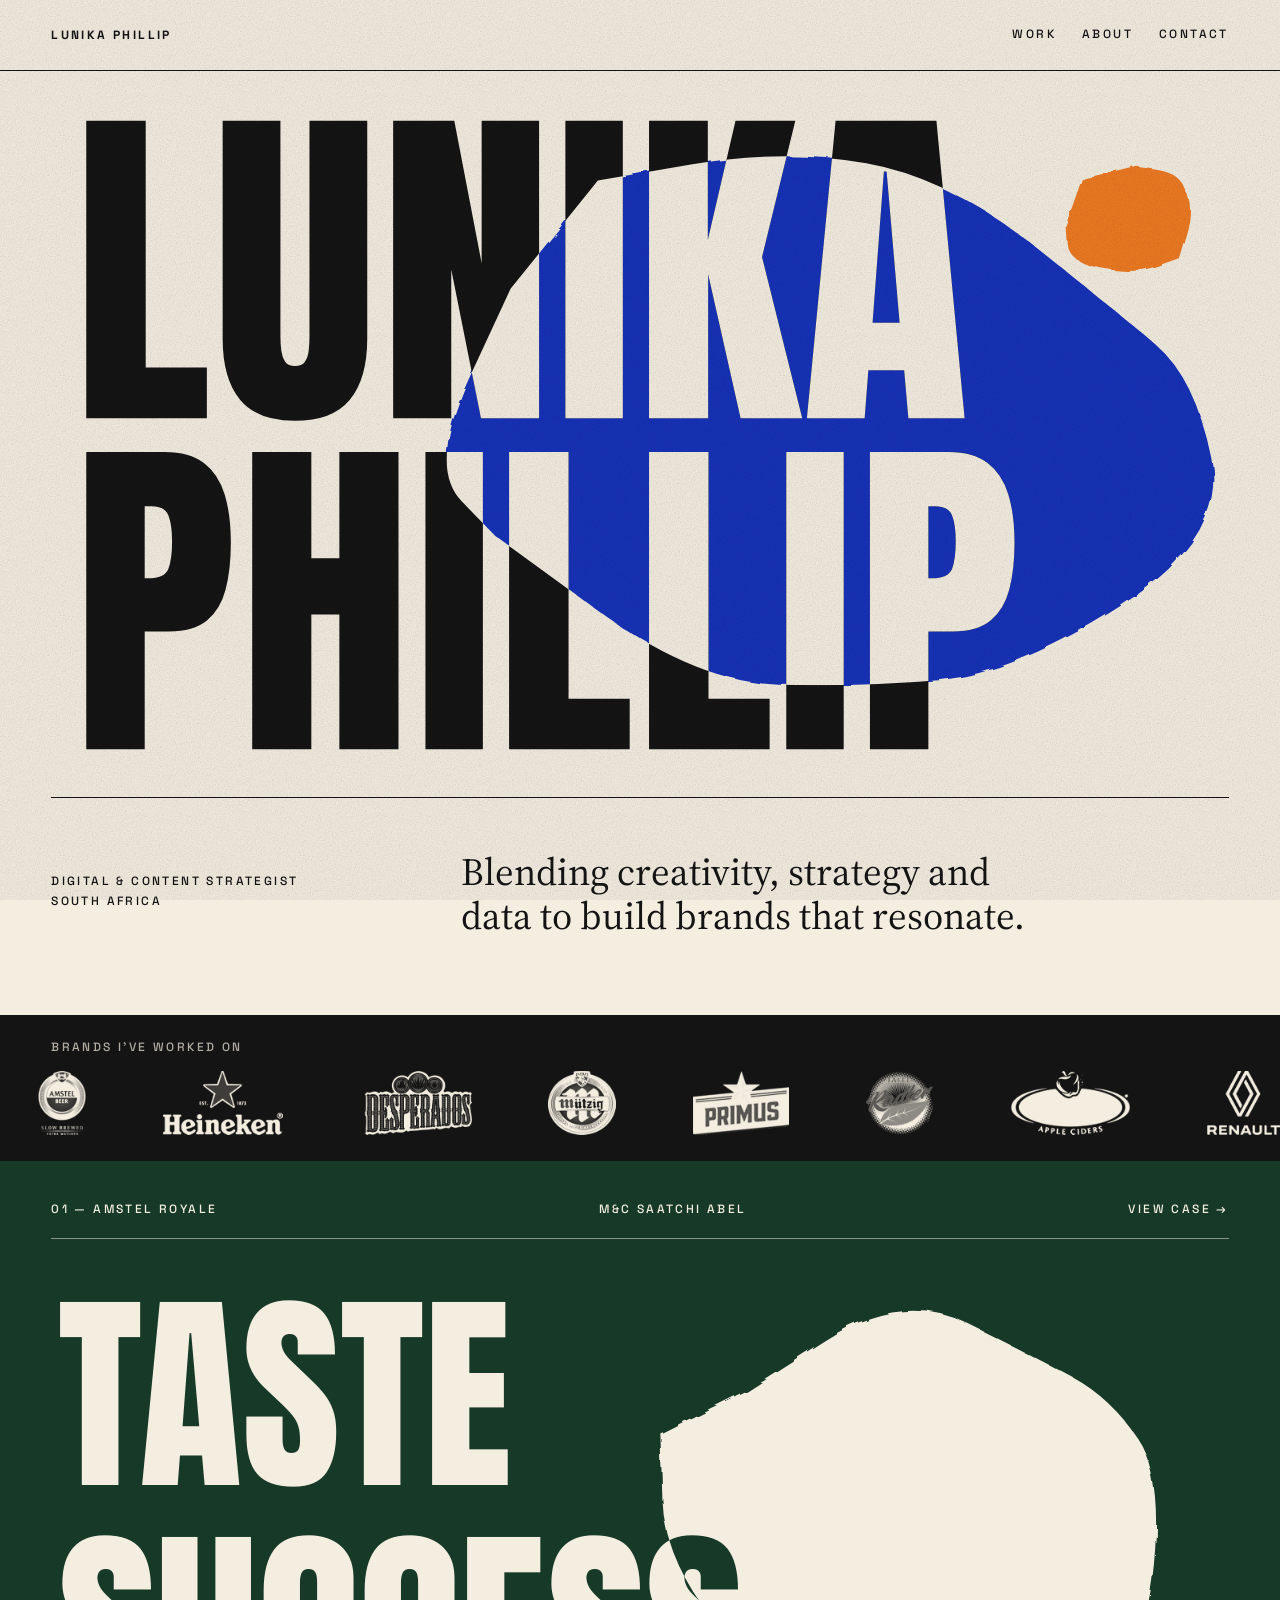
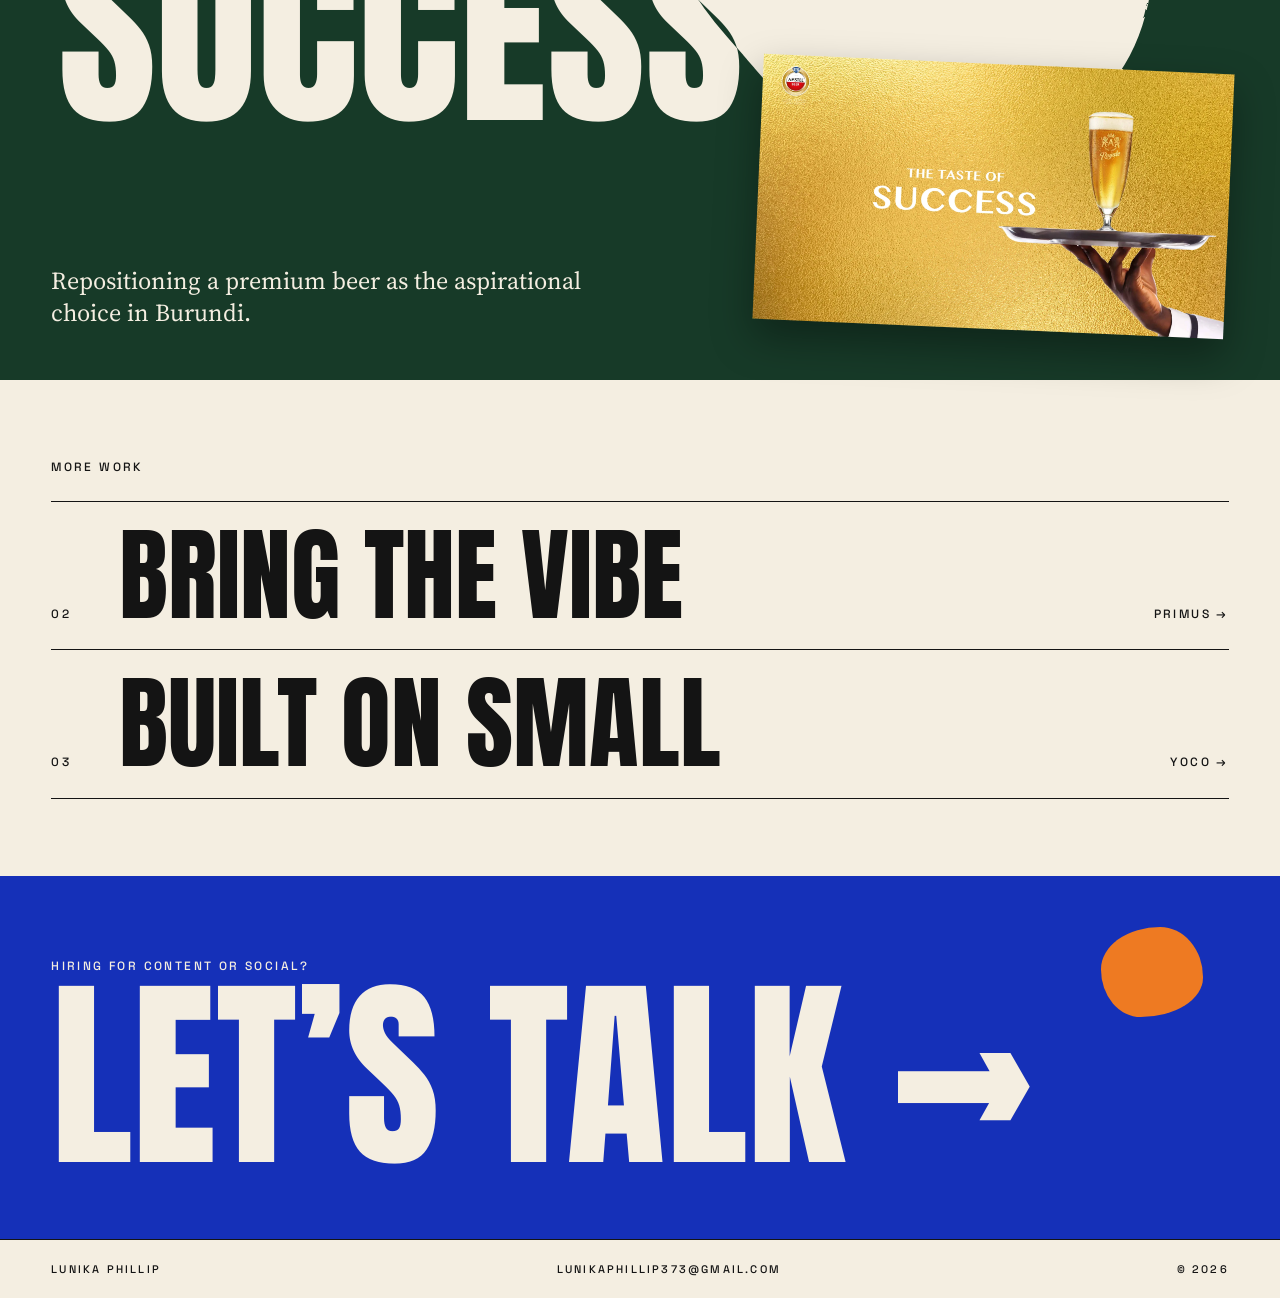
<file: index.html>
<!doctype html>
<html lang="en">
<head>
<meta charset="utf-8"><meta name="viewport" content="width=device-width, initial-scale=1">
<title>Lunika Phillip — Digital &amp; Content Strategist</title>
<meta name="description" content="Digital and content strategist. Campaign work for Amstel Royale, Primus and Yoco, from content planning to community.">
<link rel="canonical" href="https://wtsz8ybfz8-sketch.github.io/">
<meta property="og:type" content="website"><meta property="og:site_name" content="Lunika Phillip">
<meta property="og:title" content="Lunika Phillip — Digital &amp; Content Strategist"><meta property="og:description" content="Digital and content strategist. Campaign work for Amstel Royale, Primus and Yoco, from content planning to community.">
<meta property="og:url" content="https://wtsz8ybfz8-sketch.github.io/"><meta property="og:image" content="https://wtsz8ybfz8-sketch.github.io/assets/og.jpg">
<meta name="twitter:card" content="summary_large_image">
<meta name="theme-color" content="#F4EEE1">
<link rel="icon" href="/favicon.svg" type="image/svg+xml">
<link rel="preconnect" href="https://fonts.googleapis.com"><link rel="preconnect" href="https://fonts.gstatic.com" crossorigin><link rel="stylesheet" href="https://fonts.googleapis.com/css2?family=Anton&family=Space+Grotesk:wght@400;500;700&family=Source+Serif+4:opsz,wght@8..60,400;8..60,500&display=swap">
<link rel="stylesheet" href="/assets/site.css">
<script type="application/ld+json">{"@context": "https://schema.org", "@type": "Person", "name": "Lunika Phillip", "jobTitle": "Digital & Content Strategist", "url": "https://wtsz8ybfz8-sketch.github.io/", "email": "mailto:lunikaphillip373@gmail.com"}</script>
</head>
<body>
<svg width="0" height="0" style="position:absolute" aria-hidden="true"><defs><filter id="cut" x="-5%" y="-5%" width="110%" height="110%"><feTurbulence type="fractalNoise" baseFrequency="0.03" numOctaves="2" seed="7"/><feDisplacementMap in="SourceGraphic" scale="9"/></filter></defs></svg>
<a class="skip" href="#main">Skip to content</a>
<header class="top"><a class="mark" href="/">Lunika Phillip</a><nav aria-label="Main"><a href="/work/">Work</a><a href="/about/">About</a><a href="/contact/">Contact</a></nav></header>
<main id="main">
<section class="hero">
  <h1 class="sr">Lunika Phillip, digital and content strategist</h1>
  <svg class="poster" viewBox="0 0 1600 900" aria-hidden="true">
    <defs><clipPath id="ch"><path d="M1502.0 321.3 Q1554.3 365.8 1576.4 473.8 Q1598.4 581.8 1454.6 674.4 Q1310.8 767.0 1205.8 776.0 Q1100.8 784.9 988.9 782.2 Q877.0 779.6 740.3 679.8 L603.7 580.1 L558.0 533.1 Q512.4 486.0 568.4 365.1 L624.4 244.2 L683.7 170.7 L743.0 97.1 L869.4 75.5 Q995.7 53.8 1107.7 73.7 Q1219.7 93.5 1334.7 185.1 Q1449.7 276.7 1502.0 321.3Z" data-drift="-0.06"/></clipPath></defs>
    <path d="M1541.8 109.6 Q1552.9 133.8 1542.6 168.4 L1532.4 202.9 L1500.8 213.9 Q1469.2 224.9 1426.1 216.4 Q1382.9 207.9 1381.4 183.7 L1379.8 159.6 L1391.3 127.0 L1402.8 94.4 L1438.5 85.8 L1474.2 77.2 L1502.5 81.4 Q1530.8 85.5 1541.8 109.6Z" fill="#EE7A22" class="cutf" data-drift="0.14"/>
    <path d="M1502.0 321.3 Q1554.3 365.8 1576.4 473.8 Q1598.4 581.8 1454.6 674.4 Q1310.8 767.0 1205.8 776.0 Q1100.8 784.9 988.9 782.2 Q877.0 779.6 740.3 679.8 L603.7 580.1 L558.0 533.1 Q512.4 486.0 568.4 365.1 L624.4 244.2 L683.7 170.7 L743.0 97.1 L869.4 75.5 Q995.7 53.8 1107.7 73.7 Q1219.7 93.5 1334.7 185.1 Q1449.7 276.7 1502.0 321.3Z" fill="#1530B8" class="cutf" data-drift="-0.06"/>
    <text x="30" y="420" fill="#141414" style="font-size:470px;letter-spacing:4px">LUNIKA</text><text x="30" y="870" fill="#141414" style="font-size:470px;letter-spacing:4px">PHILLIP</text>
    <g clip-path="url(#ch)"><text x="30" y="420" fill="#F4EEE1" style="font-size:470px;letter-spacing:4px">LUNIKA</text><text x="30" y="870" fill="#F4EEE1" style="font-size:470px;letter-spacing:4px">PHILLIP</text></g>
  </svg>
  <div class="split">
    <p class="eyebrow">Digital &amp; content strategist<br>South Africa</p>
    <p class="lede">Blending creativity, strategy and data to build brands that resonate.</p>
  </div>
</section>
<section class="logos" aria-label="Brands I’ve worked on"><p class="eyebrow">Brands I’ve worked on</p><div class="logo-track"><ul data-tick><li><img src="/assets/logos/amstel.png" alt="Amstel" height="64" loading="lazy"></li><li><img src="/assets/logos/heineken.png" alt="Heineken" height="64" loading="lazy"></li><li><img src="/assets/logos/desperados.png" alt="Desperados" height="64" loading="lazy"></li><li><img src="/assets/logos/mutzig.png" alt="Mützig" height="64" loading="lazy"></li><li><img src="/assets/logos/primus.png" alt="Primus" height="64" loading="lazy"></li><li><img src="/assets/logos/radler.png" alt="Tafel Radler" height="64" loading="lazy"></li><li><img src="/assets/logos/strongbow.png" alt="Strongbow" height="64" loading="lazy"></li><li><img src="/assets/logos/renault.png" alt="Renault" height="64" loading="lazy"></li></ul><ul data-tick aria-hidden="true"><li><img src="/assets/logos/amstel.png" alt="Amstel" height="64" loading="lazy"></li><li><img src="/assets/logos/heineken.png" alt="Heineken" height="64" loading="lazy"></li><li><img src="/assets/logos/desperados.png" alt="Desperados" height="64" loading="lazy"></li><li><img src="/assets/logos/mutzig.png" alt="Mützig" height="64" loading="lazy"></li><li><img src="/assets/logos/primus.png" alt="Primus" height="64" loading="lazy"></li><li><img src="/assets/logos/radler.png" alt="Tafel Radler" height="64" loading="lazy"></li><li><img src="/assets/logos/strongbow.png" alt="Strongbow" height="64" loading="lazy"></li><li><img src="/assets/logos/renault.png" alt="Renault" height="64" loading="lazy"></li></ul></div></section>
<section class="feature" aria-label="Featured case"><a class="tile" href="/work/amstel-royale/" style="--field:#173A28">
  <div class="tile-meta eyebrow"><span>01 — Amstel Royale</span><span>M&amp;C Saatchi Abel</span><span class="arrow">View case →</span></div>
  <div class="tile-body">
    <svg class="tile-poster" viewBox="0 0 1600 720" aria-hidden="true">
      <defs><clipPath id="t41"><path class="tb" d="M1476.1 257.0 Q1512.9 311.7 1496.3 448.5 Q1479.7 585.3 1379.2 640.1 Q1278.7 695.0 1215.9 694.8 Q1153.0 694.6 1078.2 659.1 L1003.5 623.7 L918.5 527.0 Q833.5 430.3 830.7 340.4 L827.9 250.6 L886.5 221.2 L945.1 191.9 L1050.6 124.3 Q1156.2 56.7 1247.4 102.1 Q1338.7 147.5 1389.0 174.9 Q1439.3 202.3 1476.1 257.0Z"/></clipPath></defs>
      <path class="tb cutf" d="M1476.1 257.0 Q1512.9 311.7 1496.3 448.5 Q1479.7 585.3 1379.2 640.1 Q1278.7 695.0 1215.9 694.8 Q1153.0 694.6 1078.2 659.1 L1003.5 623.7 L918.5 527.0 Q833.5 430.3 830.7 340.4 L827.9 250.6 L886.5 221.2 L945.1 191.9 L1050.6 124.3 Q1156.2 56.7 1247.4 102.1 Q1338.7 147.5 1389.0 174.9 Q1439.3 202.3 1476.1 257.0Z" fill="#F4EEE1"/>
      <text x="10" y="320" fill="#F4EEE1">TASTE</text><text x="10" y="640" fill="#F4EEE1">SUCCESS</text>
      <g clip-path="url(#t41)"><text x="10" y="320" fill="#173A28">TASTE</text><text x="10" y="640" fill="#173A28">SUCCESS</text></g>
    </svg>
  </div>
  <div class="tile-foot"><p class="tile-sum">Repositioning a premium beer as the aspirational choice in Burundi.</p><figure class="tile-img"><img src="/assets/img/amstel-hero.webp" alt="" loading="lazy"></figure></div>
</a></section>
<section class="more" aria-label="More work"><p class="eyebrow">More work</p><a class="row" href="/work/primus-bring-the-vibe/"><span class="eyebrow">02</span><span class="row-title">Bring The Vibe</span><span class="eyebrow">Primus →</span></a><a class="row" href="/work/yoco-built-on-small/"><span class="eyebrow">03</span><span class="row-title">Built on Small</span><span class="eyebrow">Yoco →</span></a><div class="rule"></div></section>
</main>
<a class="cta" href="/contact/"><span class="blobdot" data-drift></span><span class="eyebrow">Hiring for content or social?</span><span class="cta-big">Let’s talk →</span></a>
<footer class="foot"><span>Lunika Phillip</span><a href="mailto:lunikaphillip373@gmail.com">lunikaphillip373@gmail.com</a><span>© 2026</span></footer>
<script src="/assets/site.js" defer></script>
</body>
</html>
</file>
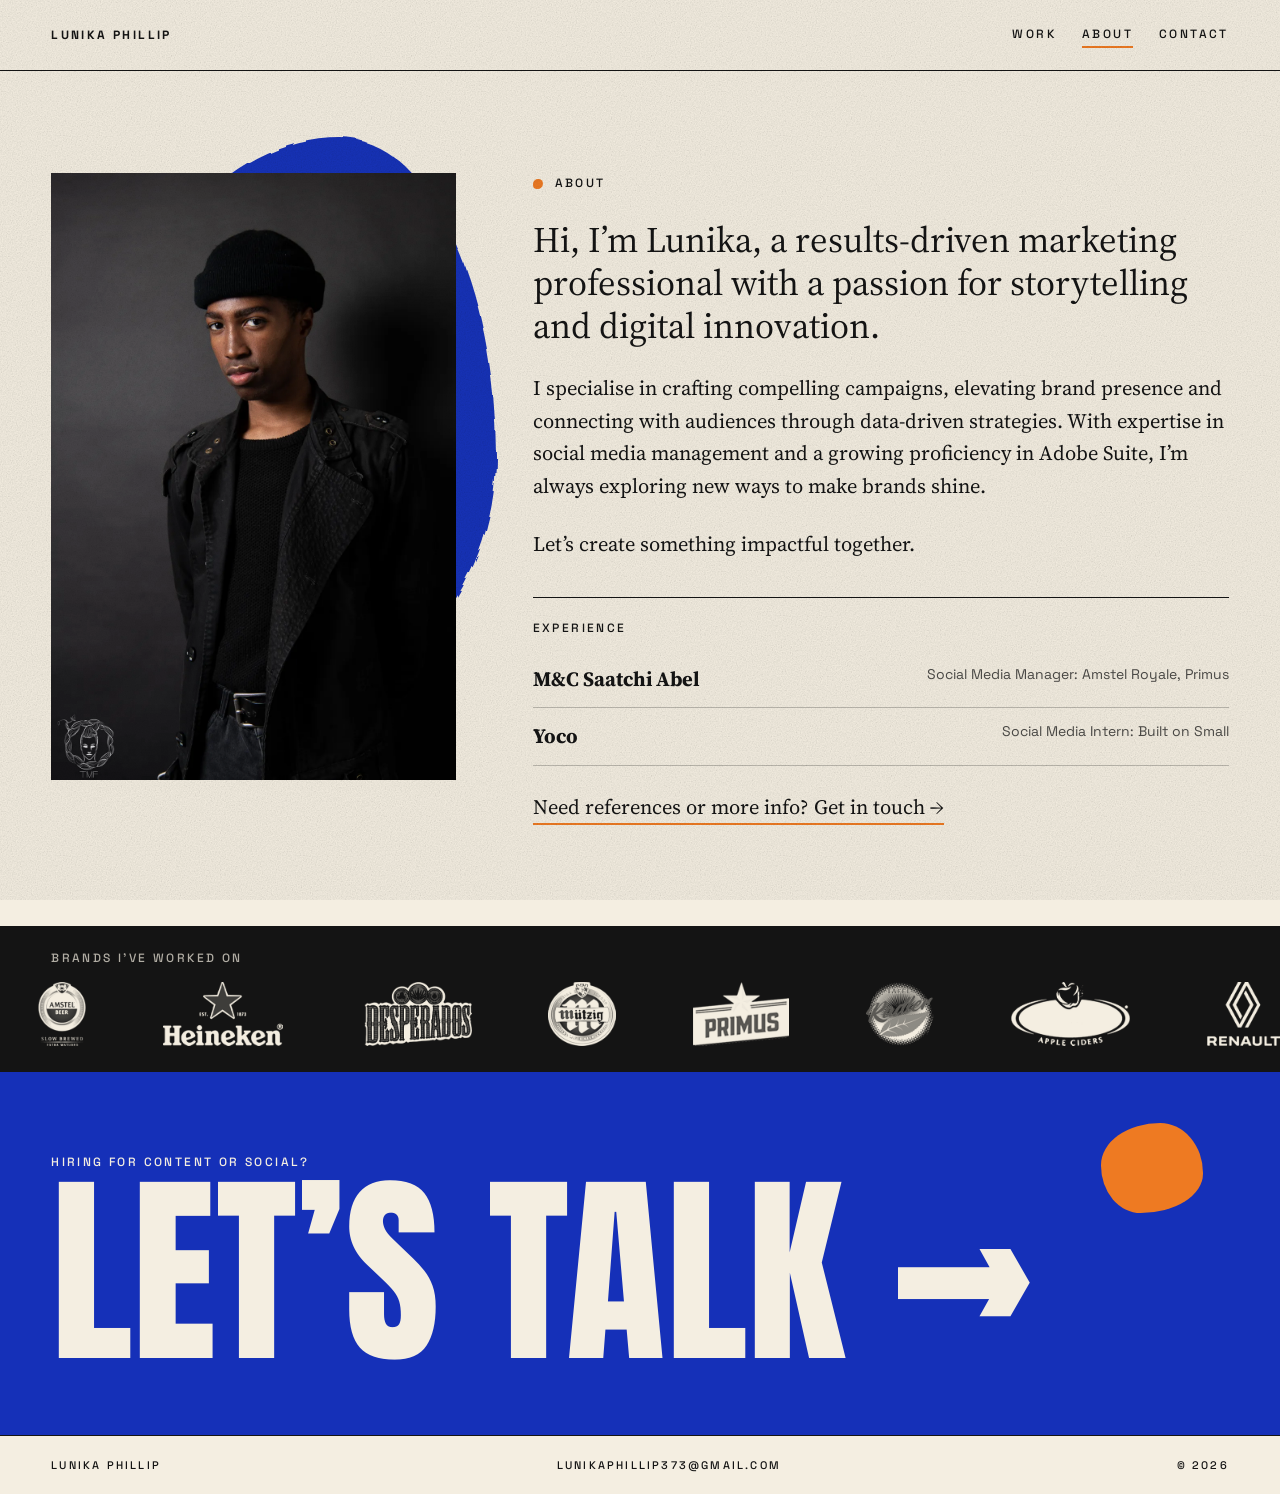
<file: about/index.html>
<!doctype html>
<html lang="en">
<head>
<meta charset="utf-8"><meta name="viewport" content="width=device-width, initial-scale=1">
<title>About — Lunika Phillip</title>
<meta name="description" content="Lunika Phillip: marketing and content strategist with agency and in-house experience across beer, fintech and more.">
<link rel="canonical" href="https://wtsz8ybfz8-sketch.github.io/about/">
<meta property="og:type" content="website"><meta property="og:site_name" content="Lunika Phillip">
<meta property="og:title" content="About — Lunika Phillip"><meta property="og:description" content="Lunika Phillip: marketing and content strategist with agency and in-house experience across beer, fintech and more.">
<meta property="og:url" content="https://wtsz8ybfz8-sketch.github.io/about/"><meta property="og:image" content="https://wtsz8ybfz8-sketch.github.io/assets/og.jpg">
<meta name="twitter:card" content="summary_large_image">
<meta name="theme-color" content="#F4EEE1">
<link rel="icon" href="/favicon.svg" type="image/svg+xml">
<link rel="preconnect" href="https://fonts.googleapis.com"><link rel="preconnect" href="https://fonts.gstatic.com" crossorigin><link rel="stylesheet" href="https://fonts.googleapis.com/css2?family=Anton&family=Space+Grotesk:wght@400;500;700&family=Source+Serif+4:opsz,wght@8..60,400;8..60,500&display=swap">
<link rel="stylesheet" href="/assets/site.css">

</head>
<body>
<svg width="0" height="0" style="position:absolute" aria-hidden="true"><defs><filter id="cut" x="-5%" y="-5%" width="110%" height="110%"><feTurbulence type="fractalNoise" baseFrequency="0.03" numOctaves="2" seed="7"/><feDisplacementMap in="SourceGraphic" scale="9"/></filter></defs></svg>
<a class="skip" href="#main">Skip to content</a>
<header class="top"><a class="mark" href="/">Lunika Phillip</a><nav aria-label="Main"><a href="/work/">Work</a><a href="/about/" aria-current="page">About</a><a href="/contact/">Contact</a></nav></header>
<main id="main">
<section class="about">
  <div class="about-side"><figure class="portrait"><img src="/assets/img/portrait.webp" alt="Portrait of Lunika Phillip" width="1000" height="1500"></figure></div>
  <div class="about-copy">
    <h1 class="eyebrow"><span class="dot"></span>About</h1>
    <p class="big">Hi, I’m Lunika, a results-driven marketing professional with a passion for storytelling and digital innovation.</p>
    <p>I specialise in crafting compelling campaigns, elevating brand presence and connecting with audiences through data-driven strategies. With expertise in social media management and a growing proficiency in Adobe Suite, I’m always exploring new ways to make brands shine.</p>
    <p>Let’s create something impactful together.</p>
    <div class="cv">
      <p class="eyebrow">Experience</p>
      <ul>
        <li><strong>M&amp;C Saatchi Abel</strong><span>Social Media Manager: Amstel Royale, Primus</span></li>
        <li><strong>Yoco</strong><span>Social Media Intern: Built on Small</span></li>
      </ul>
    </div>
    <p><a class="ul" href="/contact/">Need references or more info? Get in touch →</a></p>
  </div>
</section>
<section class="logos" aria-label="Brands I’ve worked on"><p class="eyebrow">Brands I’ve worked on</p><div class="logo-track"><ul data-tick><li><img src="/assets/logos/amstel.png" alt="Amstel" height="64" loading="lazy"></li><li><img src="/assets/logos/heineken.png" alt="Heineken" height="64" loading="lazy"></li><li><img src="/assets/logos/desperados.png" alt="Desperados" height="64" loading="lazy"></li><li><img src="/assets/logos/mutzig.png" alt="Mützig" height="64" loading="lazy"></li><li><img src="/assets/logos/primus.png" alt="Primus" height="64" loading="lazy"></li><li><img src="/assets/logos/radler.png" alt="Tafel Radler" height="64" loading="lazy"></li><li><img src="/assets/logos/strongbow.png" alt="Strongbow" height="64" loading="lazy"></li><li><img src="/assets/logos/renault.png" alt="Renault" height="64" loading="lazy"></li></ul><ul data-tick aria-hidden="true"><li><img src="/assets/logos/amstel.png" alt="Amstel" height="64" loading="lazy"></li><li><img src="/assets/logos/heineken.png" alt="Heineken" height="64" loading="lazy"></li><li><img src="/assets/logos/desperados.png" alt="Desperados" height="64" loading="lazy"></li><li><img src="/assets/logos/mutzig.png" alt="Mützig" height="64" loading="lazy"></li><li><img src="/assets/logos/primus.png" alt="Primus" height="64" loading="lazy"></li><li><img src="/assets/logos/radler.png" alt="Tafel Radler" height="64" loading="lazy"></li><li><img src="/assets/logos/strongbow.png" alt="Strongbow" height="64" loading="lazy"></li><li><img src="/assets/logos/renault.png" alt="Renault" height="64" loading="lazy"></li></ul></div></section>
</main>
<a class="cta" href="/contact/"><span class="blobdot" data-drift></span><span class="eyebrow">Hiring for content or social?</span><span class="cta-big">Let’s talk →</span></a>
<footer class="foot"><span>Lunika Phillip</span><a href="mailto:lunikaphillip373@gmail.com">lunikaphillip373@gmail.com</a><span>© 2026</span></footer>
<script src="/assets/site.js" defer></script>
</body>
</html>
</file>
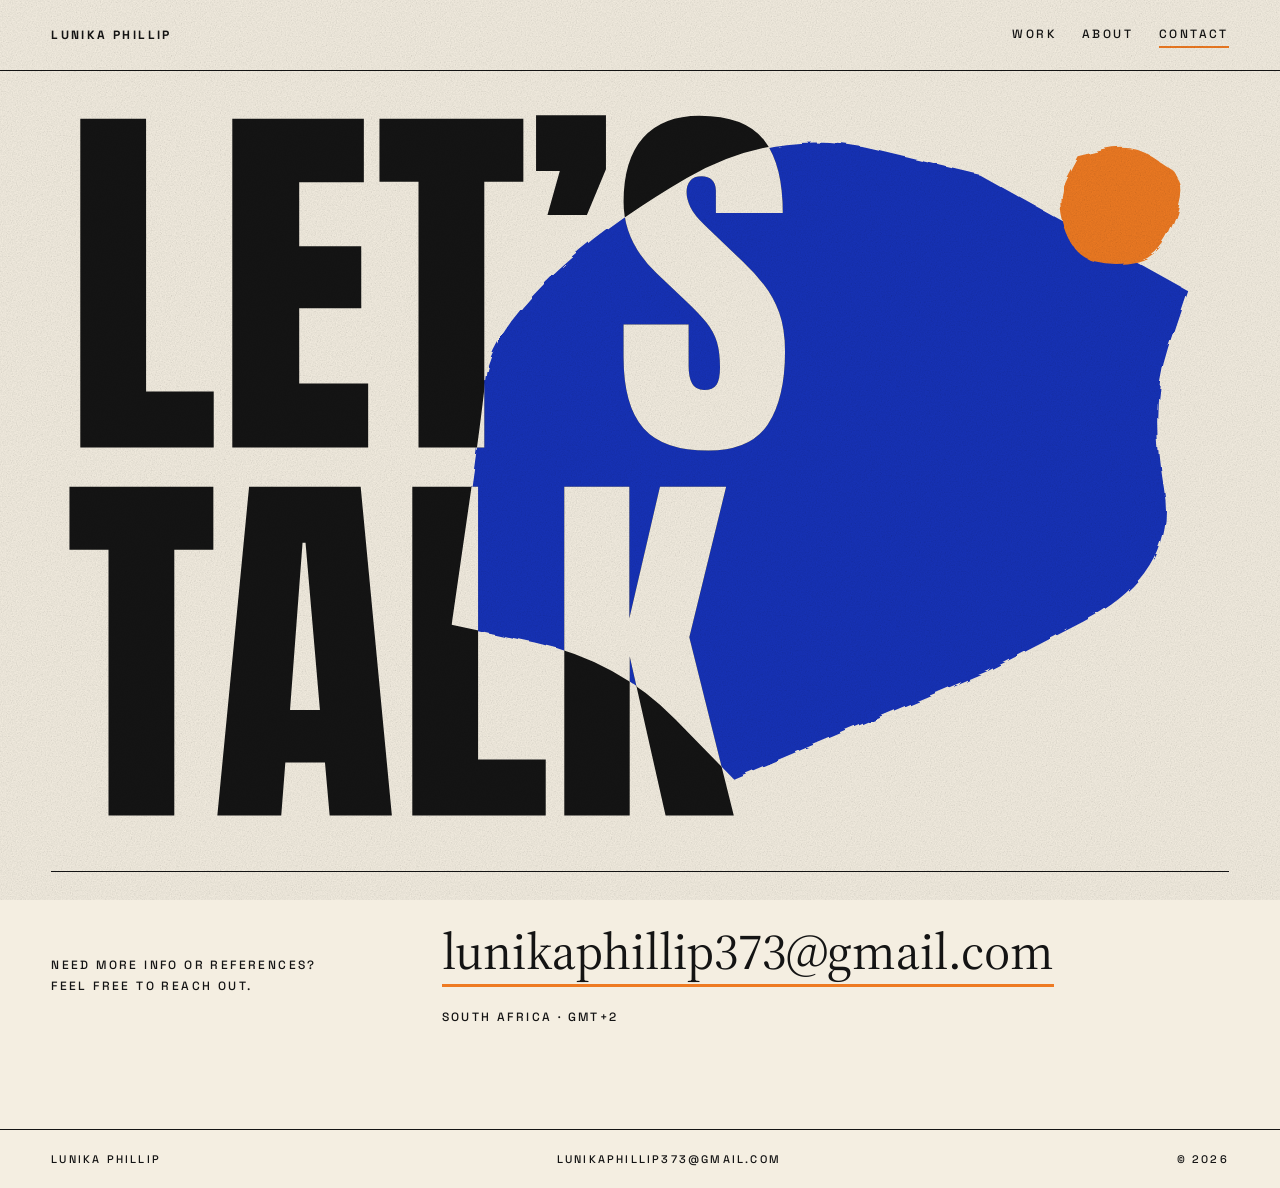
<file: contact/index.html>
<!doctype html>
<html lang="en">
<head>
<meta charset="utf-8"><meta name="viewport" content="width=device-width, initial-scale=1">
<title>Contact — Lunika Phillip</title>
<meta name="description" content="Get in touch with Lunika Phillip.">
<link rel="canonical" href="https://wtsz8ybfz8-sketch.github.io/contact/">
<meta property="og:type" content="website"><meta property="og:site_name" content="Lunika Phillip">
<meta property="og:title" content="Contact — Lunika Phillip"><meta property="og:description" content="Get in touch with Lunika Phillip.">
<meta property="og:url" content="https://wtsz8ybfz8-sketch.github.io/contact/"><meta property="og:image" content="https://wtsz8ybfz8-sketch.github.io/assets/og.jpg">
<meta name="twitter:card" content="summary_large_image">
<meta name="theme-color" content="#F4EEE1">
<link rel="icon" href="/favicon.svg" type="image/svg+xml">
<link rel="preconnect" href="https://fonts.googleapis.com"><link rel="preconnect" href="https://fonts.gstatic.com" crossorigin><link rel="stylesheet" href="https://fonts.googleapis.com/css2?family=Anton&family=Space+Grotesk:wght@400;500;700&family=Source+Serif+4:opsz,wght@8..60,400;8..60,500&display=swap">
<link rel="stylesheet" href="/assets/site.css">

</head>
<body>
<svg width="0" height="0" style="position:absolute" aria-hidden="true"><defs><filter id="cut" x="-5%" y="-5%" width="110%" height="110%"><feTurbulence type="fractalNoise" baseFrequency="0.03" numOctaves="2" seed="7"/><feDisplacementMap in="SourceGraphic" scale="9"/></filter></defs></svg>
<a class="skip" href="#main">Skip to content</a>
<header class="top"><a class="mark" href="/">Lunika Phillip</a><nav aria-label="Main"><a href="/work/">Work</a><a href="/about/">About</a><a href="/contact/" aria-current="page">Contact</a></nav></header>
<main id="main">
<section class="contact">
  <h1 class="sr">Let’s talk</h1>
  <svg class="poster" viewBox="0 0 1600 1000" aria-hidden="true">
    <defs><clipPath id="cc"><path d="M1517.8 323.7 Q1491.9 401.3 1511.0 515.7 Q1530.2 630.2 1402.2 696.6 L1274.3 763.0 L1100.7 836.4 L927.1 909.9 L848.5 829.6 Q769.9 749.3 657.1 725.0 L544.3 700.7 L564.8 558.8 Q585.4 416.9 590.3 365.1 Q595.3 313.2 668.9 238.9 Q742.5 164.7 863.9 93.8 Q985.4 23.0 1123.4 56.3 L1261.4 89.5 L1402.6 167.8 L1543.7 246.1 L1517.8 323.7Z" data-drift="-0.06"/></clipPath></defs>
    <path d="M1517.8 323.7 Q1491.9 401.3 1511.0 515.7 Q1530.2 630.2 1402.2 696.6 L1274.3 763.0 L1100.7 836.4 L927.1 909.9 L848.5 829.6 Q769.9 749.3 657.1 725.0 L544.3 700.7 L564.8 558.8 Q585.4 416.9 590.3 365.1 Q595.3 313.2 668.9 238.9 Q742.5 164.7 863.9 93.8 Q985.4 23.0 1123.4 56.3 L1261.4 89.5 L1402.6 167.8 L1543.7 246.1 L1517.8 323.7Z" fill="#1530B8" class="cutf" data-drift="-0.06"/><path d="M1533.2 99.0 Q1541.3 113.9 1523.7 157.5 Q1506.0 201.1 1475.9 207.4 Q1445.7 213.7 1417.5 206.9 Q1389.3 200.0 1377.0 160.5 Q1364.6 121.0 1379.7 92.6 L1394.8 64.3 L1431.8 55.5 Q1468.8 46.7 1496.9 65.4 L1525.0 84.0 L1533.2 99.0Z" fill="#EE7A22" class="cutf" data-drift="0.15"/>
    <text x="20" y="460" fill="#141414" style="font-size:520px">LET’S</text><text x="20" y="960" fill="#141414" style="font-size:520px">TALK</text>
    <g clip-path="url(#cc)"><text x="20" y="460" fill="#F4EEE1" style="font-size:520px">LET’S</text><text x="20" y="960" fill="#F4EEE1" style="font-size:520px">TALK</text></g>
  </svg>
  <div class="split">
    <p class="eyebrow">Need more info or references?<br>Feel free to reach out.</p>
    <div><a class="mail" href="mailto:lunikaphillip373@gmail.com">lunikaphillip373@gmail.com</a><p class="eyebrow" style="margin-top:20px">South Africa · GMT+2</p></div>
  </div>
</section>
</main>

<footer class="foot"><span>Lunika Phillip</span><a href="mailto:lunikaphillip373@gmail.com">lunikaphillip373@gmail.com</a><span>© 2026</span></footer>
<script src="/assets/site.js" defer></script>
</body>
</html>
</file>
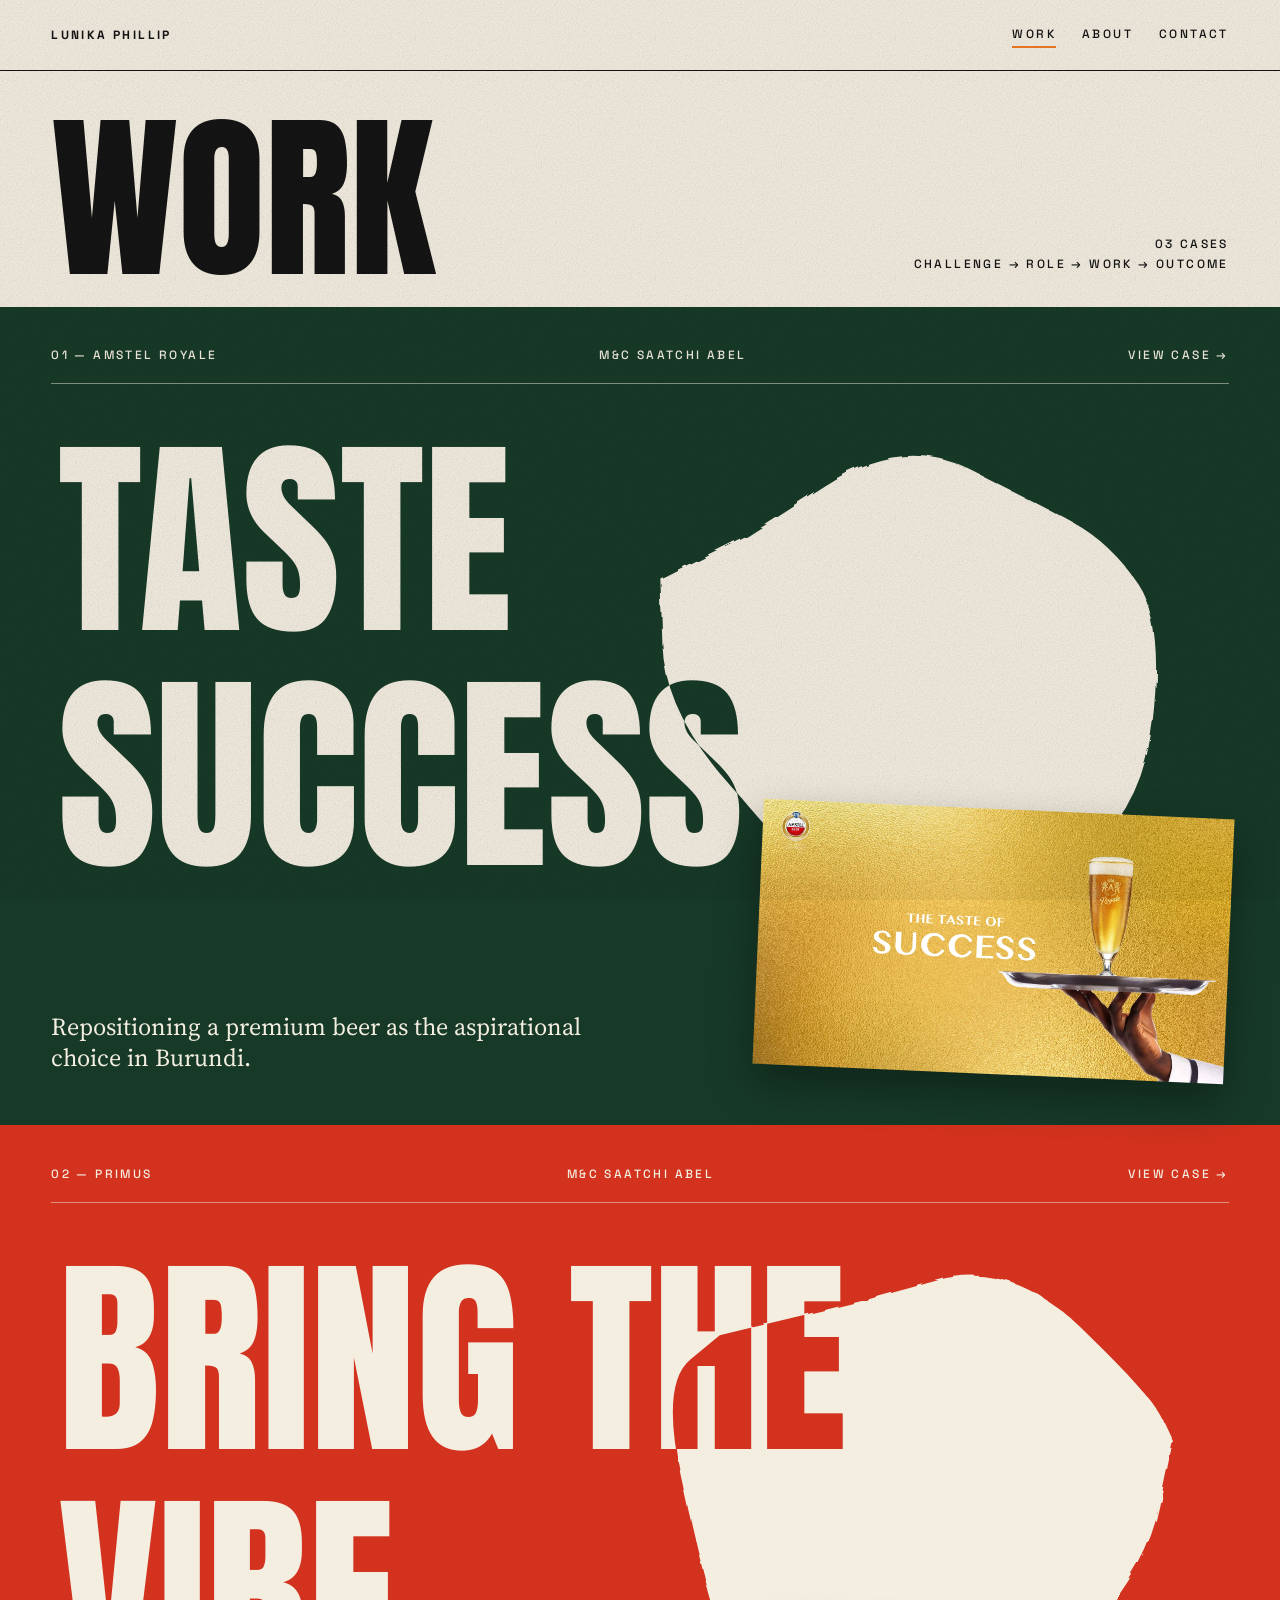
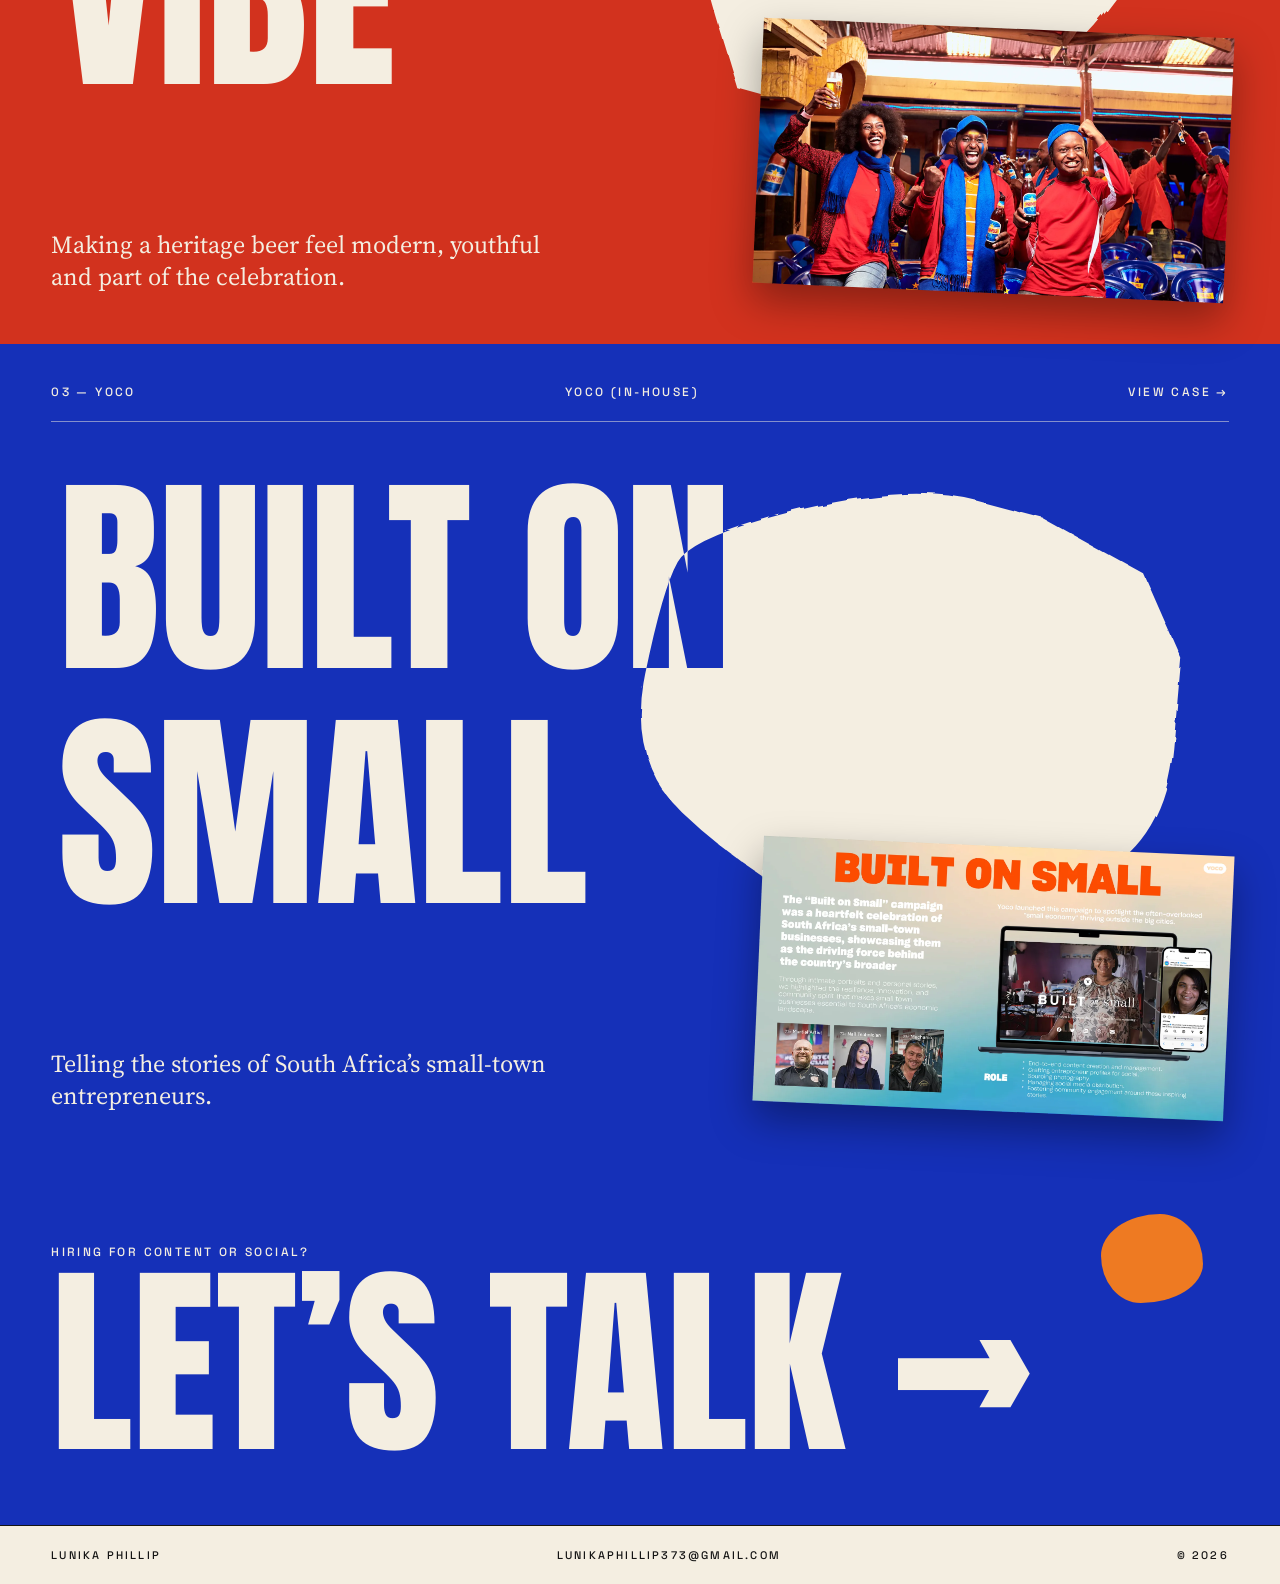
<file: work/index.html>
<!doctype html>
<html lang="en">
<head>
<meta charset="utf-8"><meta name="viewport" content="width=device-width, initial-scale=1">
<title>Work — Lunika Phillip</title>
<meta name="description" content="Selected campaigns: Amstel Royale “Taste Success”, Primus “Bring The Vibe”, Yoco “Built on Small”.">
<link rel="canonical" href="https://wtsz8ybfz8-sketch.github.io/work/">
<meta property="og:type" content="website"><meta property="og:site_name" content="Lunika Phillip">
<meta property="og:title" content="Work — Lunika Phillip"><meta property="og:description" content="Selected campaigns: Amstel Royale “Taste Success”, Primus “Bring The Vibe”, Yoco “Built on Small”.">
<meta property="og:url" content="https://wtsz8ybfz8-sketch.github.io/work/"><meta property="og:image" content="https://wtsz8ybfz8-sketch.github.io/assets/og.jpg">
<meta name="twitter:card" content="summary_large_image">
<meta name="theme-color" content="#F4EEE1">
<link rel="icon" href="/favicon.svg" type="image/svg+xml">
<link rel="preconnect" href="https://fonts.googleapis.com"><link rel="preconnect" href="https://fonts.gstatic.com" crossorigin><link rel="stylesheet" href="https://fonts.googleapis.com/css2?family=Anton&family=Space+Grotesk:wght@400;500;700&family=Source+Serif+4:opsz,wght@8..60,400;8..60,500&display=swap">
<link rel="stylesheet" href="/assets/site.css">

</head>
<body>
<svg width="0" height="0" style="position:absolute" aria-hidden="true"><defs><filter id="cut" x="-5%" y="-5%" width="110%" height="110%"><feTurbulence type="fractalNoise" baseFrequency="0.03" numOctaves="2" seed="7"/><feDisplacementMap in="SourceGraphic" scale="9"/></filter></defs></svg>
<a class="skip" href="#main">Skip to content</a>
<header class="top"><a class="mark" href="/">Lunika Phillip</a><nav aria-label="Main"><a href="/work/" aria-current="page">Work</a><a href="/about/">About</a><a href="/contact/">Contact</a></nav></header>
<main id="main">
<section class="work-head"><h1>Work</h1><p class="eyebrow">03 cases<br>Challenge → role → work → outcome</p></section><a class="tile" href="/work/amstel-royale/" style="--field:#173A28">
  <div class="tile-meta eyebrow"><span>01 — Amstel Royale</span><span>M&amp;C Saatchi Abel</span><span class="arrow">View case →</span></div>
  <div class="tile-body">
    <svg class="tile-poster" viewBox="0 0 1600 720" aria-hidden="true">
      <defs><clipPath id="t41"><path class="tb" d="M1476.1 257.0 Q1512.9 311.7 1496.3 448.5 Q1479.7 585.3 1379.2 640.1 Q1278.7 695.0 1215.9 694.8 Q1153.0 694.6 1078.2 659.1 L1003.5 623.7 L918.5 527.0 Q833.5 430.3 830.7 340.4 L827.9 250.6 L886.5 221.2 L945.1 191.9 L1050.6 124.3 Q1156.2 56.7 1247.4 102.1 Q1338.7 147.5 1389.0 174.9 Q1439.3 202.3 1476.1 257.0Z"/></clipPath></defs>
      <path class="tb cutf" d="M1476.1 257.0 Q1512.9 311.7 1496.3 448.5 Q1479.7 585.3 1379.2 640.1 Q1278.7 695.0 1215.9 694.8 Q1153.0 694.6 1078.2 659.1 L1003.5 623.7 L918.5 527.0 Q833.5 430.3 830.7 340.4 L827.9 250.6 L886.5 221.2 L945.1 191.9 L1050.6 124.3 Q1156.2 56.7 1247.4 102.1 Q1338.7 147.5 1389.0 174.9 Q1439.3 202.3 1476.1 257.0Z" fill="#F4EEE1"/>
      <text x="10" y="320" fill="#F4EEE1">TASTE</text><text x="10" y="640" fill="#F4EEE1">SUCCESS</text>
      <g clip-path="url(#t41)"><text x="10" y="320" fill="#173A28">TASTE</text><text x="10" y="640" fill="#173A28">SUCCESS</text></g>
    </svg>
  </div>
  <div class="tile-foot"><p class="tile-sum">Repositioning a premium beer as the aspirational choice in Burundi.</p><figure class="tile-img"><img src="/assets/img/amstel-hero.webp" alt="" loading="lazy"></figure></div>
</a><a class="tile" href="/work/primus-bring-the-vibe/" style="--field:#D2321E">
  <div class="tile-meta eyebrow"><span>02 — Primus</span><span>M&amp;C Saatchi Abel</span><span class="arrow">View case →</span></div>
  <div class="tile-body">
    <svg class="tile-poster" viewBox="0 0 1600 720" aria-hidden="true">
      <defs><clipPath id="t57"><path class="tb" d="M1510.1 279.5 L1524.3 309.7 L1505.3 400.4 Q1486.4 491.0 1398.2 581.8 Q1310.0 672.5 1234.5 690.3 Q1159.0 708.0 1045.7 676.9 L932.5 645.8 L907.4 563.6 Q882.3 481.4 855.6 356.5 Q828.8 231.6 868.7 198.9 L908.6 166.1 L1007.2 142.4 L1105.8 118.7 L1205.0 91.3 Q1304.3 64.0 1400.1 156.6 Q1496.0 249.3 1510.1 279.5Z"/></clipPath></defs>
      <path class="tb cutf" d="M1510.1 279.5 L1524.3 309.7 L1505.3 400.4 Q1486.4 491.0 1398.2 581.8 Q1310.0 672.5 1234.5 690.3 Q1159.0 708.0 1045.7 676.9 L932.5 645.8 L907.4 563.6 Q882.3 481.4 855.6 356.5 Q828.8 231.6 868.7 198.9 L908.6 166.1 L1007.2 142.4 L1105.8 118.7 L1205.0 91.3 Q1304.3 64.0 1400.1 156.6 Q1496.0 249.3 1510.1 279.5Z" fill="#F4EEE1"/>
      <text x="10" y="320" fill="#F4EEE1">BRING THE</text><text x="10" y="640" fill="#F4EEE1">VIBE</text>
      <g clip-path="url(#t57)"><text x="10" y="320" fill="#D2321E">BRING THE</text><text x="10" y="640" fill="#D2321E">VIBE</text></g>
    </svg>
  </div>
  <div class="tile-foot"><p class="tile-sum">Making a heritage beer feel modern, youthful and part of the celebration.</p><figure class="tile-img"><img src="/assets/img/primus-hero.webp" alt="" loading="lazy"></figure></div>
</a><a class="tile" href="/work/yoco-built-on-small/" style="--field:#1530B8">
  <div class="tile-meta eyebrow"><span>03 — Yoco</span><span>Yoco (in-house)</span><span class="arrow">View case →</span></div>
  <div class="tile-body">
    <svg class="tile-poster" viewBox="0 0 1600 720" aria-hidden="true">
      <defs><clipPath id="t73"><path class="tb" d="M1510.3 250.6 L1535.6 307.7 L1524.8 430.1 Q1513.9 552.6 1425.5 600.3 Q1337.2 648.0 1251.3 684.7 Q1165.4 721.4 1048.4 654.7 Q931.4 588.1 857.4 517.1 Q783.3 446.1 807.2 329.3 Q831.1 212.4 851.5 176.5 Q871.9 140.7 1019.9 105.1 Q1167.9 69.5 1258.1 93.5 L1348.2 117.6 L1416.6 155.5 L1485.1 193.4 L1510.3 250.6Z"/></clipPath></defs>
      <path class="tb cutf" d="M1510.3 250.6 L1535.6 307.7 L1524.8 430.1 Q1513.9 552.6 1425.5 600.3 Q1337.2 648.0 1251.3 684.7 Q1165.4 721.4 1048.4 654.7 Q931.4 588.1 857.4 517.1 Q783.3 446.1 807.2 329.3 Q831.1 212.4 851.5 176.5 Q871.9 140.7 1019.9 105.1 Q1167.9 69.5 1258.1 93.5 L1348.2 117.6 L1416.6 155.5 L1485.1 193.4 L1510.3 250.6Z" fill="#F4EEE1"/>
      <text x="10" y="320" fill="#F4EEE1">BUILT ON</text><text x="10" y="640" fill="#F4EEE1">SMALL</text>
      <g clip-path="url(#t73)"><text x="10" y="320" fill="#1530B8">BUILT ON</text><text x="10" y="640" fill="#1530B8">SMALL</text></g>
    </svg>
  </div>
  <div class="tile-foot"><p class="tile-sum">Telling the stories of South Africa’s small-town entrepreneurs.</p><figure class="tile-img"><img src="/assets/img/yoco-overview.webp" alt="" loading="lazy"></figure></div>
</a>
</main>
<a class="cta" href="/contact/"><span class="blobdot" data-drift></span><span class="eyebrow">Hiring for content or social?</span><span class="cta-big">Let’s talk →</span></a>
<footer class="foot"><span>Lunika Phillip</span><a href="mailto:lunikaphillip373@gmail.com">lunikaphillip373@gmail.com</a><span>© 2026</span></footer>
<script src="/assets/site.js" defer></script>
</body>
</html>
</file>
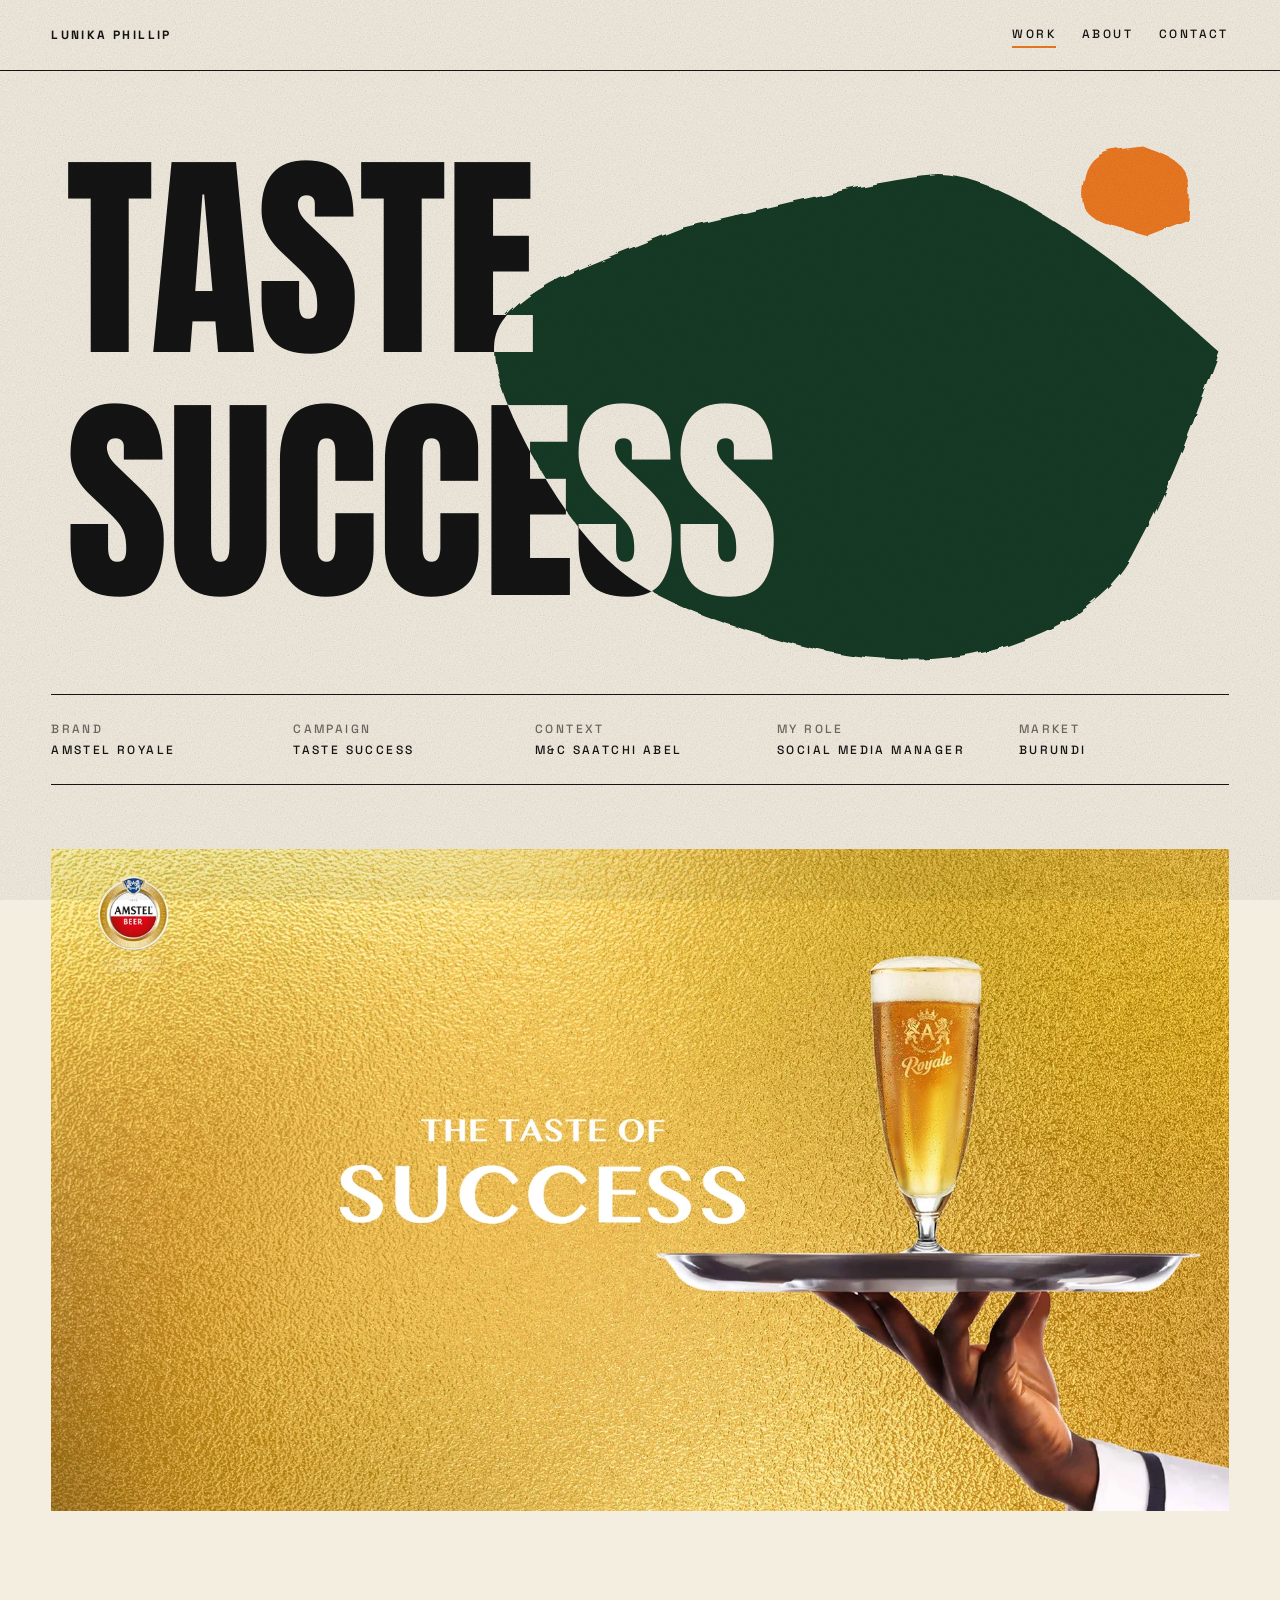
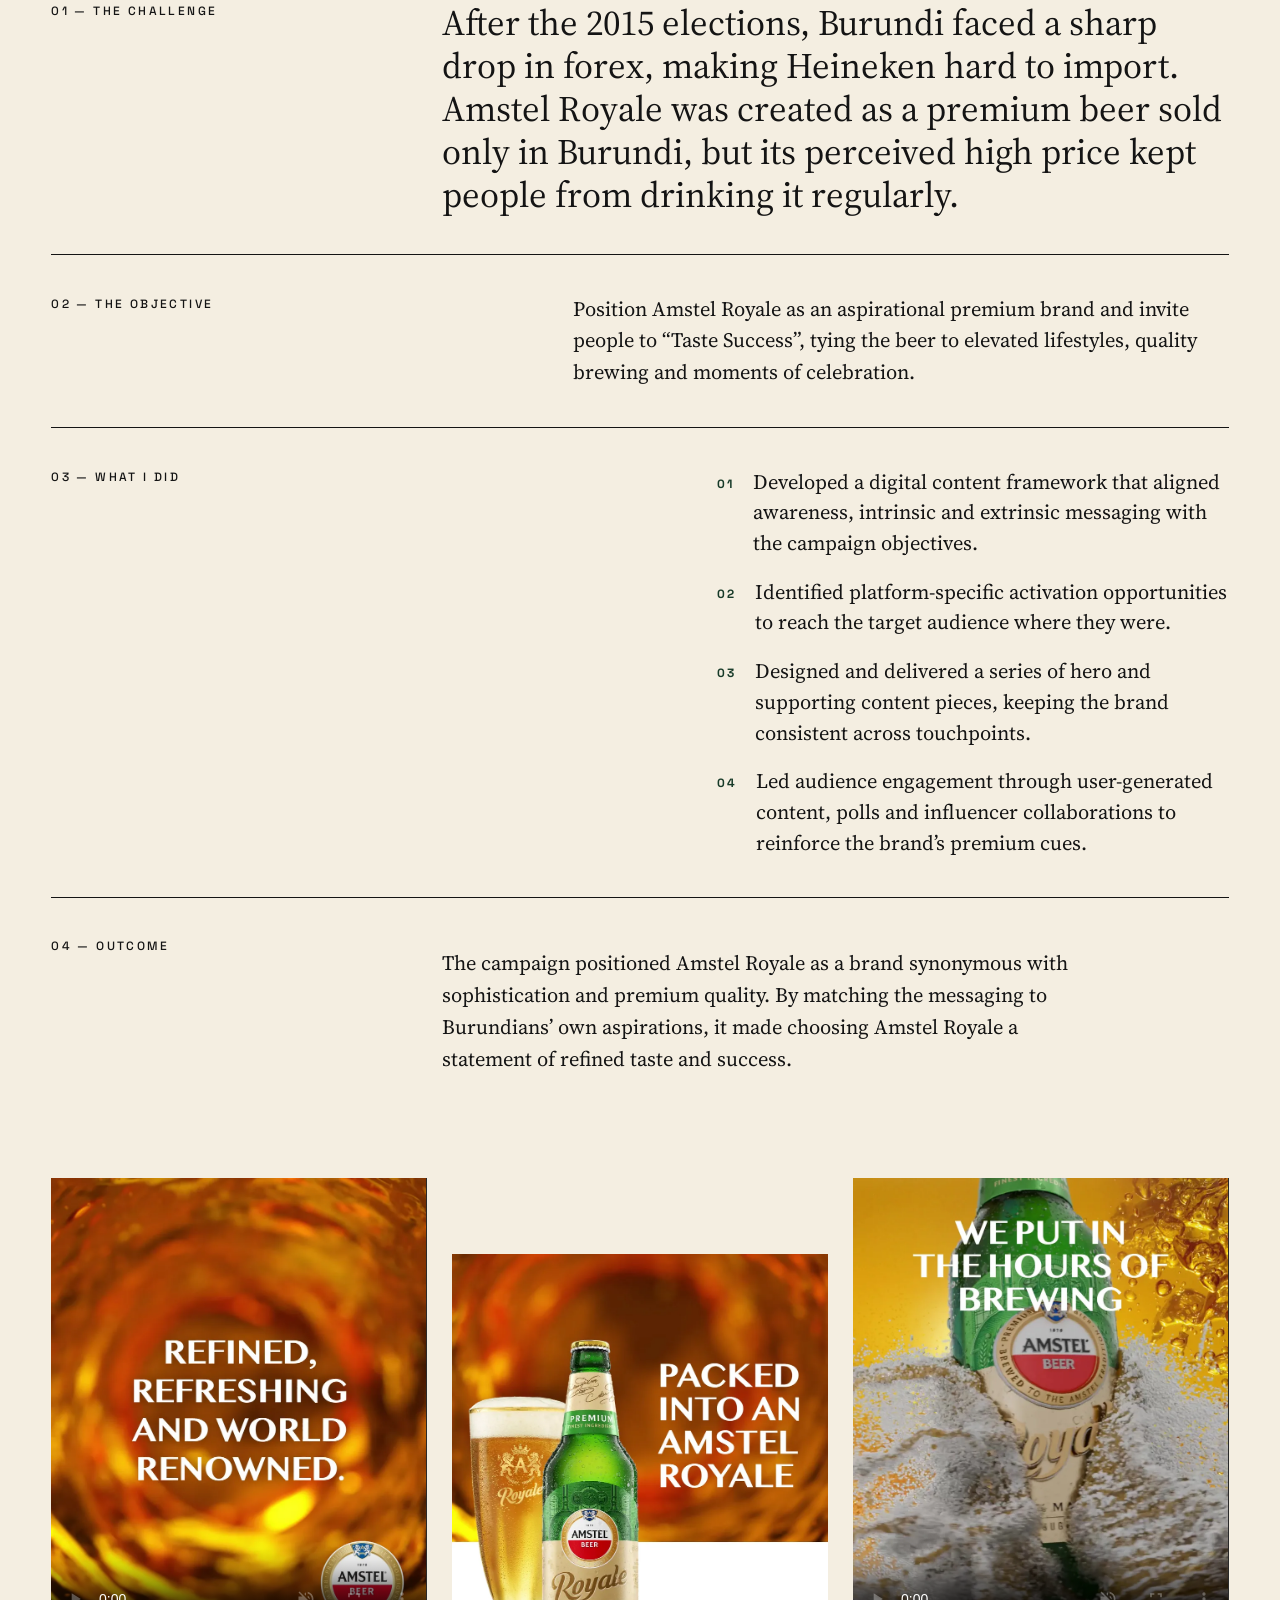
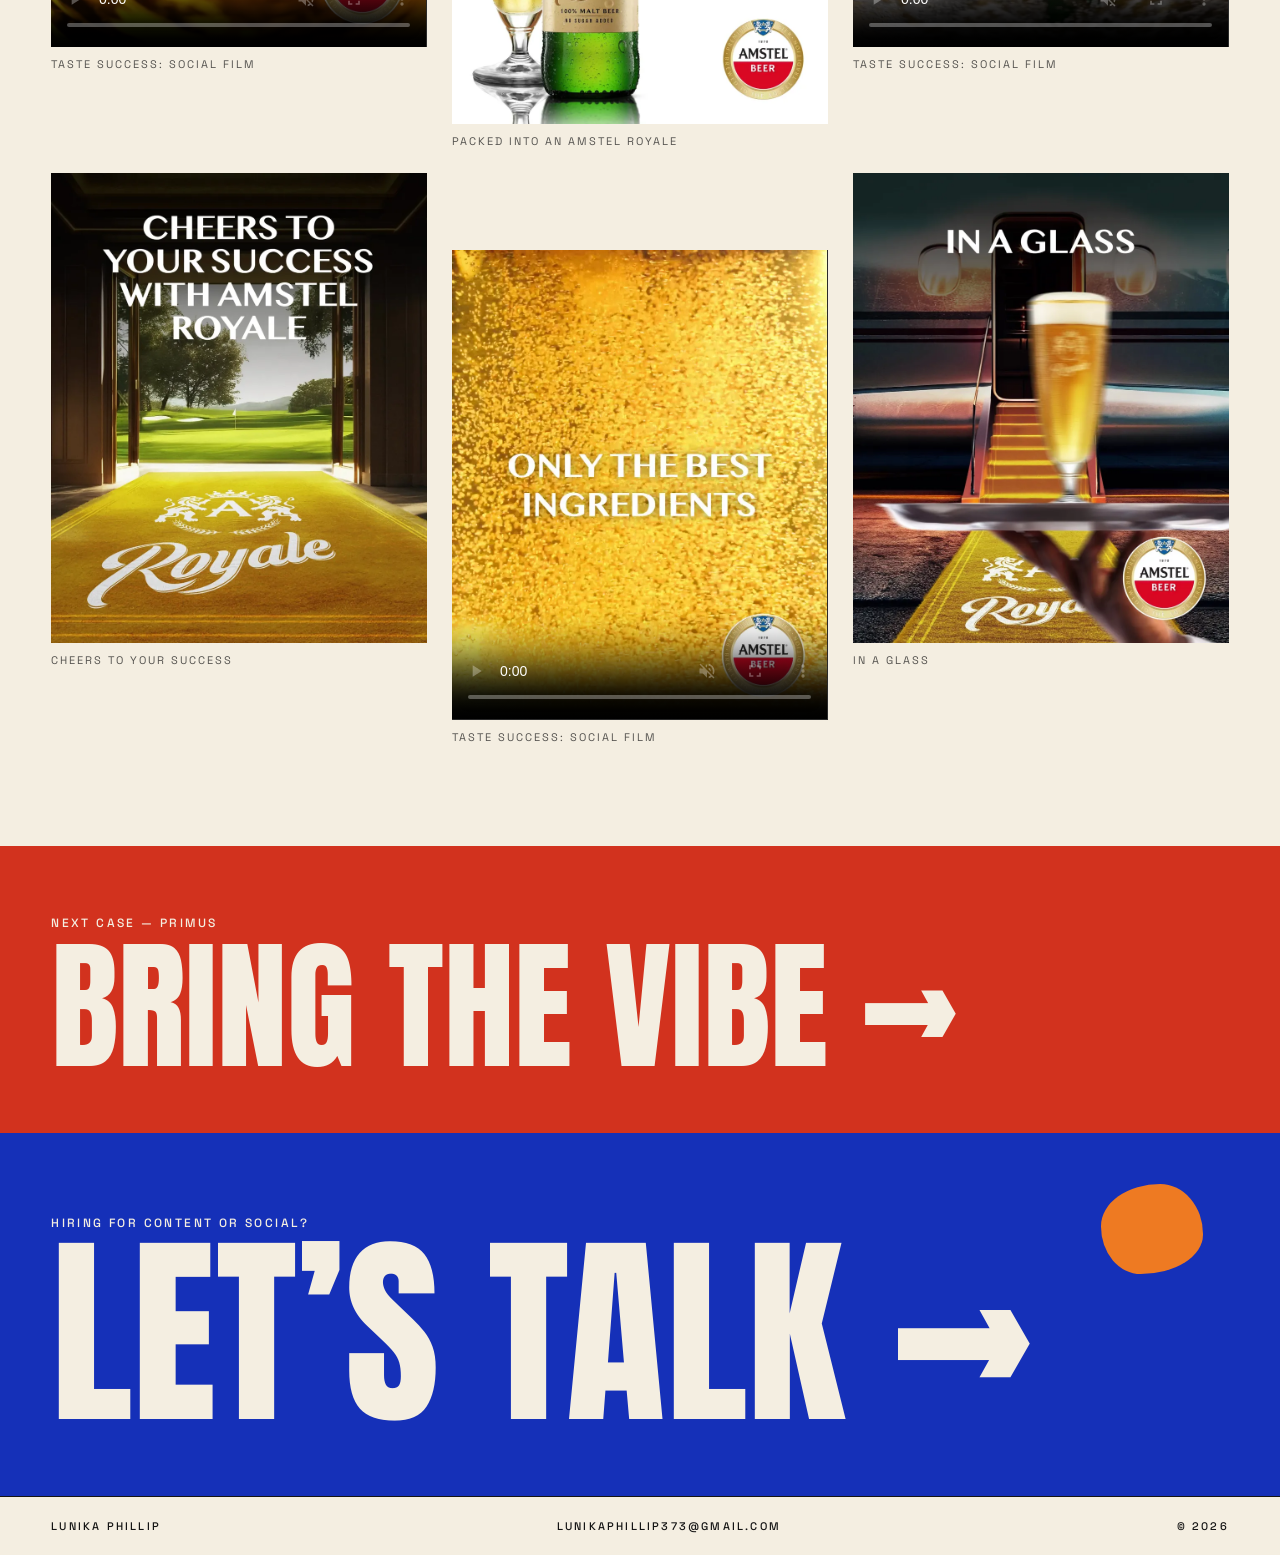
<file: work/amstel-royale/index.html>
<!doctype html>
<html lang="en">
<head>
<meta charset="utf-8"><meta name="viewport" content="width=device-width, initial-scale=1">
<title>Amstel Royale “Taste Success” — Lunika Phillip</title>
<meta name="description" content="Repositioning a premium beer as the aspirational choice in Burundi. Social Media Manager, M&amp;C Saatchi Abel.">
<link rel="canonical" href="https://wtsz8ybfz8-sketch.github.io/work/amstel-royale/">
<meta property="og:type" content="website"><meta property="og:site_name" content="Lunika Phillip">
<meta property="og:title" content="Amstel Royale “Taste Success” — Lunika Phillip"><meta property="og:description" content="Repositioning a premium beer as the aspirational choice in Burundi. Social Media Manager, M&amp;C Saatchi Abel.">
<meta property="og:url" content="https://wtsz8ybfz8-sketch.github.io/work/amstel-royale/"><meta property="og:image" content="https://wtsz8ybfz8-sketch.github.io/assets/og-amstel-royale.jpg">
<meta name="twitter:card" content="summary_large_image">
<meta name="theme-color" content="#F4EEE1">
<link rel="icon" href="/favicon.svg" type="image/svg+xml">
<link rel="preconnect" href="https://fonts.googleapis.com"><link rel="preconnect" href="https://fonts.gstatic.com" crossorigin><link rel="stylesheet" href="https://fonts.googleapis.com/css2?family=Anton&family=Space+Grotesk:wght@400;500;700&family=Source+Serif+4:opsz,wght@8..60,400;8..60,500&display=swap">
<link rel="stylesheet" href="/assets/site.css">

</head>
<body>
<svg width="0" height="0" style="position:absolute" aria-hidden="true"><defs><filter id="cut" x="-5%" y="-5%" width="110%" height="110%"><feTurbulence type="fractalNoise" baseFrequency="0.03" numOctaves="2" seed="7"/><feDisplacementMap in="SourceGraphic" scale="9"/></filter></defs></svg>
<a class="skip" href="#main">Skip to content</a>
<header class="top"><a class="mark" href="/">Lunika Phillip</a><nav aria-label="Main"><a href="/work/" aria-current="page">Work</a><a href="/about/">About</a><a href="/contact/">Contact</a></nav></header>
<main id="main">
<article>
<section class="case-head">
  <h1 class="sr">Amstel Royale — Taste Success</h1>
  <svg class="poster" viewBox="0 0 1600 760" role="img" aria-label="Amstel Royale — Taste Success"><defs><clipPath id="c41"><path d="M1513.6 265.1 L1587.5 330.9 L1550.3 429.7 Q1513.0 528.5 1469.7 608.0 Q1426.4 687.5 1301.1 728.8 Q1175.9 770.0 1018.3 729.0 Q860.6 688.1 790.4 640.2 Q720.2 592.4 653.2 469.7 Q586.2 347.0 606.7 299.9 Q627.2 252.8 742.4 207.1 L857.7 161.3 L1002.1 127.2 Q1146.5 93.1 1201.3 89.9 Q1256.1 86.7 1347.9 143.0 Q1439.7 199.3 1513.6 265.1Z" data-drift="-0.06"/></clipPath></defs><path d="M1539.7 83.9 Q1547.9 98.3 1546.8 124.2 L1545.7 150.1 L1517.8 161.0 L1489.9 172.0 L1449.8 160.8 Q1409.8 149.6 1403.6 133.7 Q1397.5 117.7 1405.2 88.3 Q1412.9 58.9 1448.3 54.9 L1483.8 50.9 L1507.7 60.1 Q1531.5 69.4 1539.7 83.9Z" fill="#EE7A22" class="cutf" data-drift="0.14"/><path d="M1513.6 265.1 L1587.5 330.9 L1550.3 429.7 Q1513.0 528.5 1469.7 608.0 Q1426.4 687.5 1301.1 728.8 Q1175.9 770.0 1018.3 729.0 Q860.6 688.1 790.4 640.2 Q720.2 592.4 653.2 469.7 Q586.2 347.0 606.7 299.9 Q627.2 252.8 742.4 207.1 L857.7 161.3 L1002.1 127.2 Q1146.5 93.1 1201.3 89.9 Q1256.1 86.7 1347.9 143.0 Q1439.7 199.3 1513.6 265.1Z" fill="#173A28" class="cutf" data-drift="-0.06"/><text x="20" y="330" fill="#141414" style="font-size:300px">TASTE</text><text x="20" y="660" fill="#141414" style="font-size:300px">SUCCESS</text><g clip-path="url(#c41)"><text x="20" y="330" fill="#F4EEE1" style="font-size:300px">TASTE</text><text x="20" y="660" fill="#F4EEE1" style="font-size:300px">SUCCESS</text></g></svg>
  <div class="facts"><div><span>Brand</span>Amstel Royale</div><div><span>Campaign</span>Taste Success</div><div><span>Context</span>M&amp;C Saatchi Abel</div><div><span>My role</span>Social Media Manager</div><div><span>Market</span>Burundi</div></div>
</section>
<figure class="case-hero"><img src="/assets/img/amstel-hero.webp" alt="Amstel Royale Taste Success campaign visual" width="1800" height="1012"></figure>
<section class="story">
  <div class="beat"><p class="eyebrow">01 — The challenge</p><p class="big">After the 2015 elections, Burundi faced a sharp drop in forex, making Heineken hard to import. Amstel Royale was created as a premium beer sold only in Burundi, but its perceived high price kept people from drinking it regularly.</p></div>
  <div class="beat"><p class="eyebrow">02 — The objective</p><p class="body">Position Amstel Royale as an aspirational premium brand and invite people to “Taste Success”, tying the beer to elevated lifestyles, quality brewing and moments of celebration.</p></div>
  <div class="beat"><p class="eyebrow">03 — What I did</p><ol class="did"><li><span style="color:#173A28">01</span><span>Developed a digital content framework that aligned awareness, intrinsic and extrinsic messaging with the campaign objectives.</span></li><li><span style="color:#173A28">02</span><span>Identified platform-specific activation opportunities to reach the target audience where they were.</span></li><li><span style="color:#173A28">03</span><span>Designed and delivered a series of hero and supporting content pieces, keeping the brand consistent across touchpoints.</span></li><li><span style="color:#173A28">04</span><span>Led audience engagement through user-generated content, polls and influencer collaborations to reinforce the brand’s premium cues.</span></li></ol></div>
  <div class="beat last"><p class="eyebrow">04 — Outcome</p><div class="outcome"><p class="body">The campaign positioned Amstel Royale as a brand synonymous with sophistication and premium quality. By matching the messaging to Burundians’ own aspirations, it made choosing Amstel Royale a statement of refined taste and success.</p></div></div>
</section>
<section class="gallery" aria-label="Campaign work"><figure class="m"><video src="/assets/video/amstel-1.mp4" poster="/assets/img/amstel-v1.webp" muted loop playsinline preload="none" data-auto aria-label="Taste Success: social film"></video><figcaption>Taste Success: social film</figcaption></figure><figure class="m"><img src="/assets/img/amstel-packed.webp" alt="Packed into an Amstel Royale" loading="lazy"><figcaption>Packed into an Amstel Royale</figcaption></figure><figure class="m"><video src="/assets/video/amstel-2.mp4" poster="/assets/img/amstel-v2.webp" muted loop playsinline preload="none" data-auto aria-label="Taste Success: social film"></video><figcaption>Taste Success: social film</figcaption></figure><figure class="m"><img src="/assets/img/amstel-cheers.webp" alt="Cheers to your success" loading="lazy"><figcaption>Cheers to your success</figcaption></figure><figure class="m"><video src="/assets/video/amstel-3.mp4" poster="/assets/img/amstel-v3.webp" muted loop playsinline preload="none" data-auto aria-label="Taste Success: social film"></video><figcaption>Taste Success: social film</figcaption></figure><figure class="m"><img src="/assets/img/amstel-glass.webp" alt="In a glass" loading="lazy"><figcaption>In a glass</figcaption></figure></section>
</article>
<a class="next" href="/work/primus-bring-the-vibe/" style="background:#D2321E"><span class="eyebrow">Next case — Primus</span><span class="next-big">Bring The Vibe →</span></a>
</main>
<a class="cta" href="/contact/"><span class="blobdot" data-drift></span><span class="eyebrow">Hiring for content or social?</span><span class="cta-big">Let’s talk →</span></a>
<footer class="foot"><span>Lunika Phillip</span><a href="mailto:lunikaphillip373@gmail.com">lunikaphillip373@gmail.com</a><span>© 2026</span></footer>
<script src="/assets/site.js" defer></script>
</body>
</html>
</file>
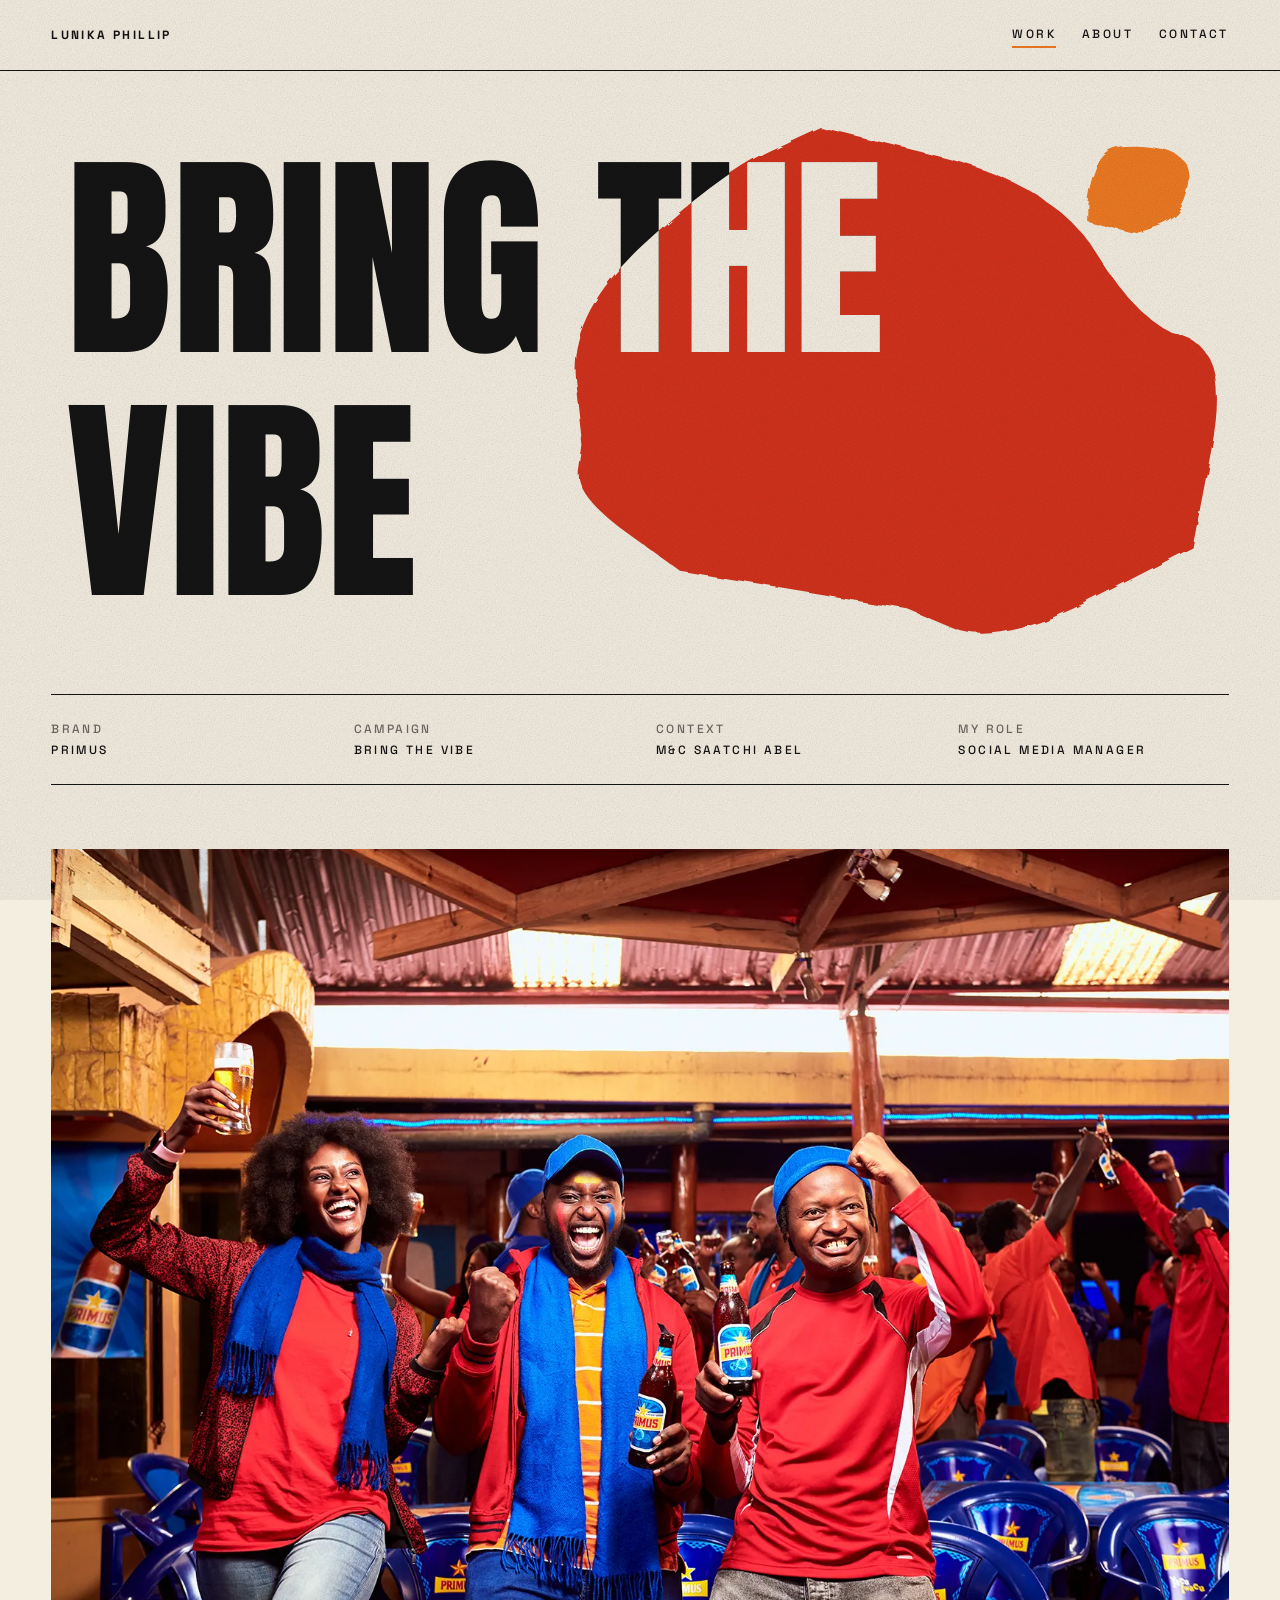
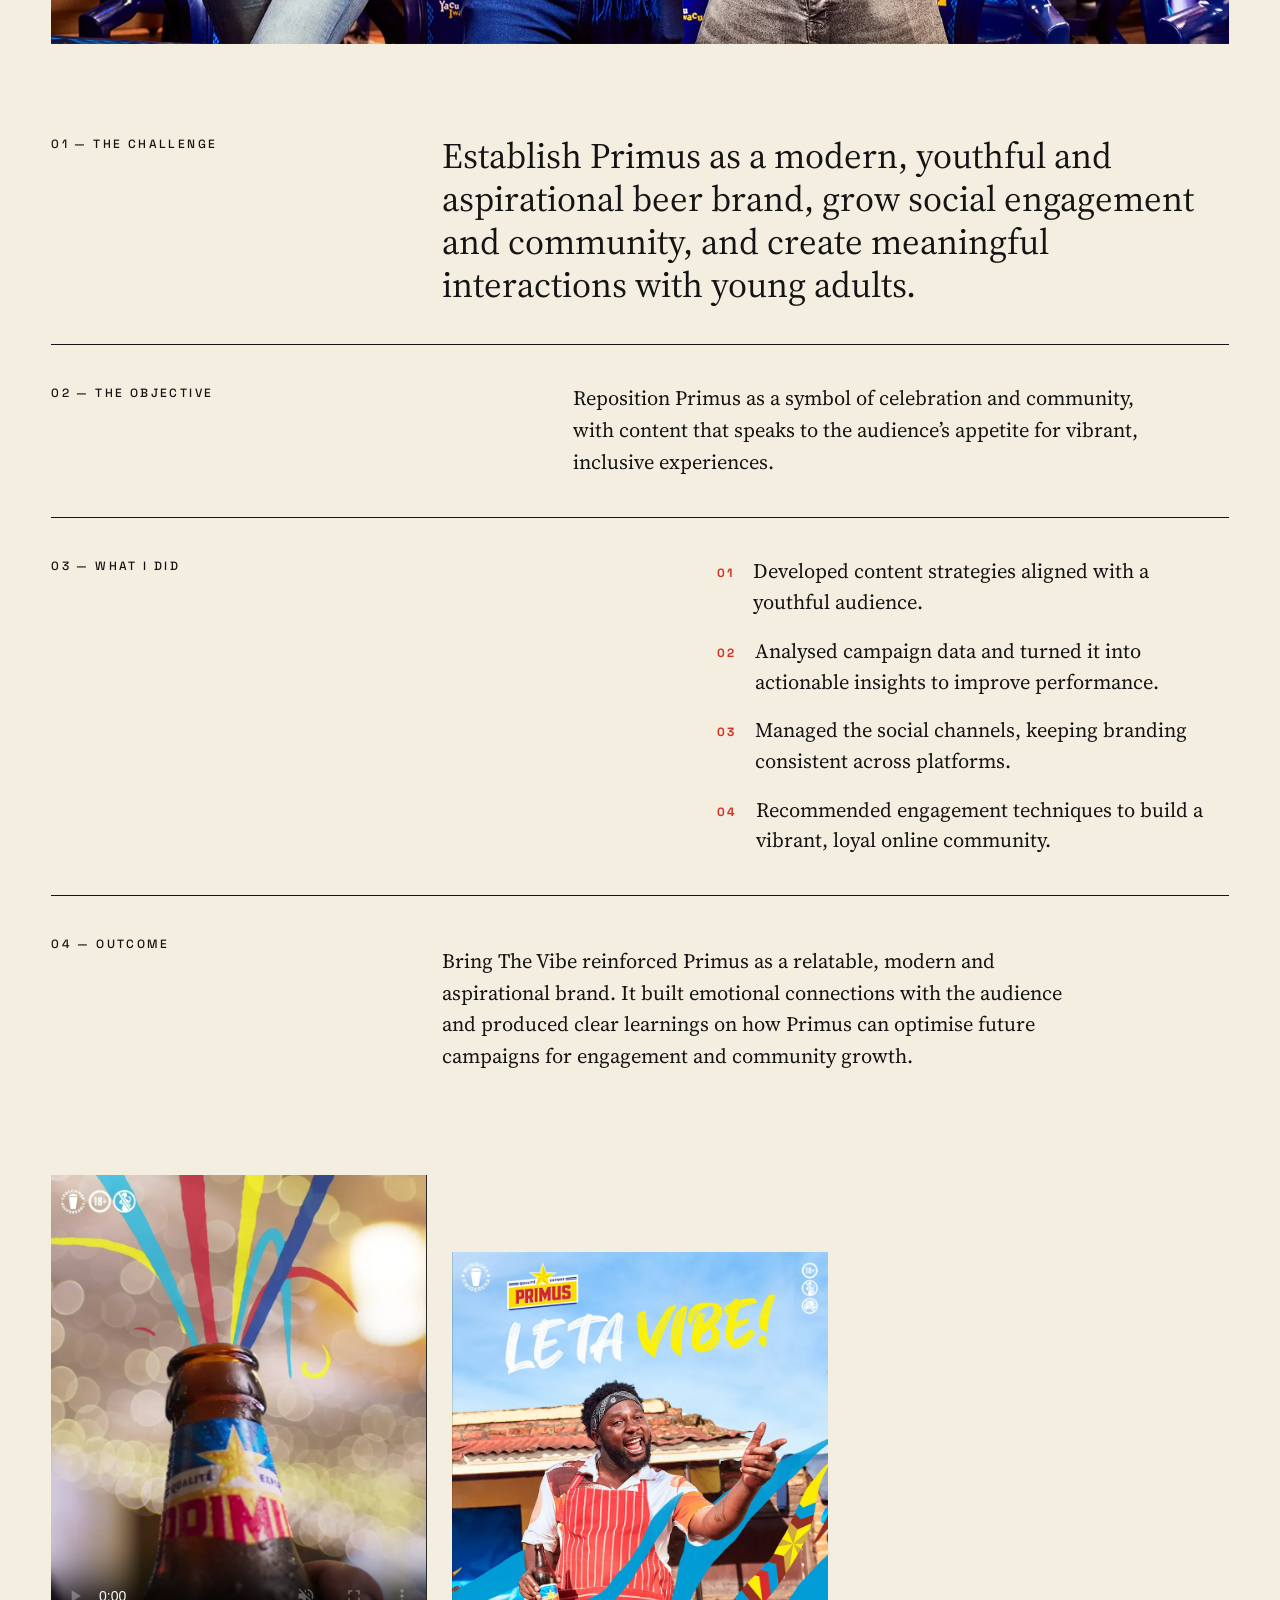
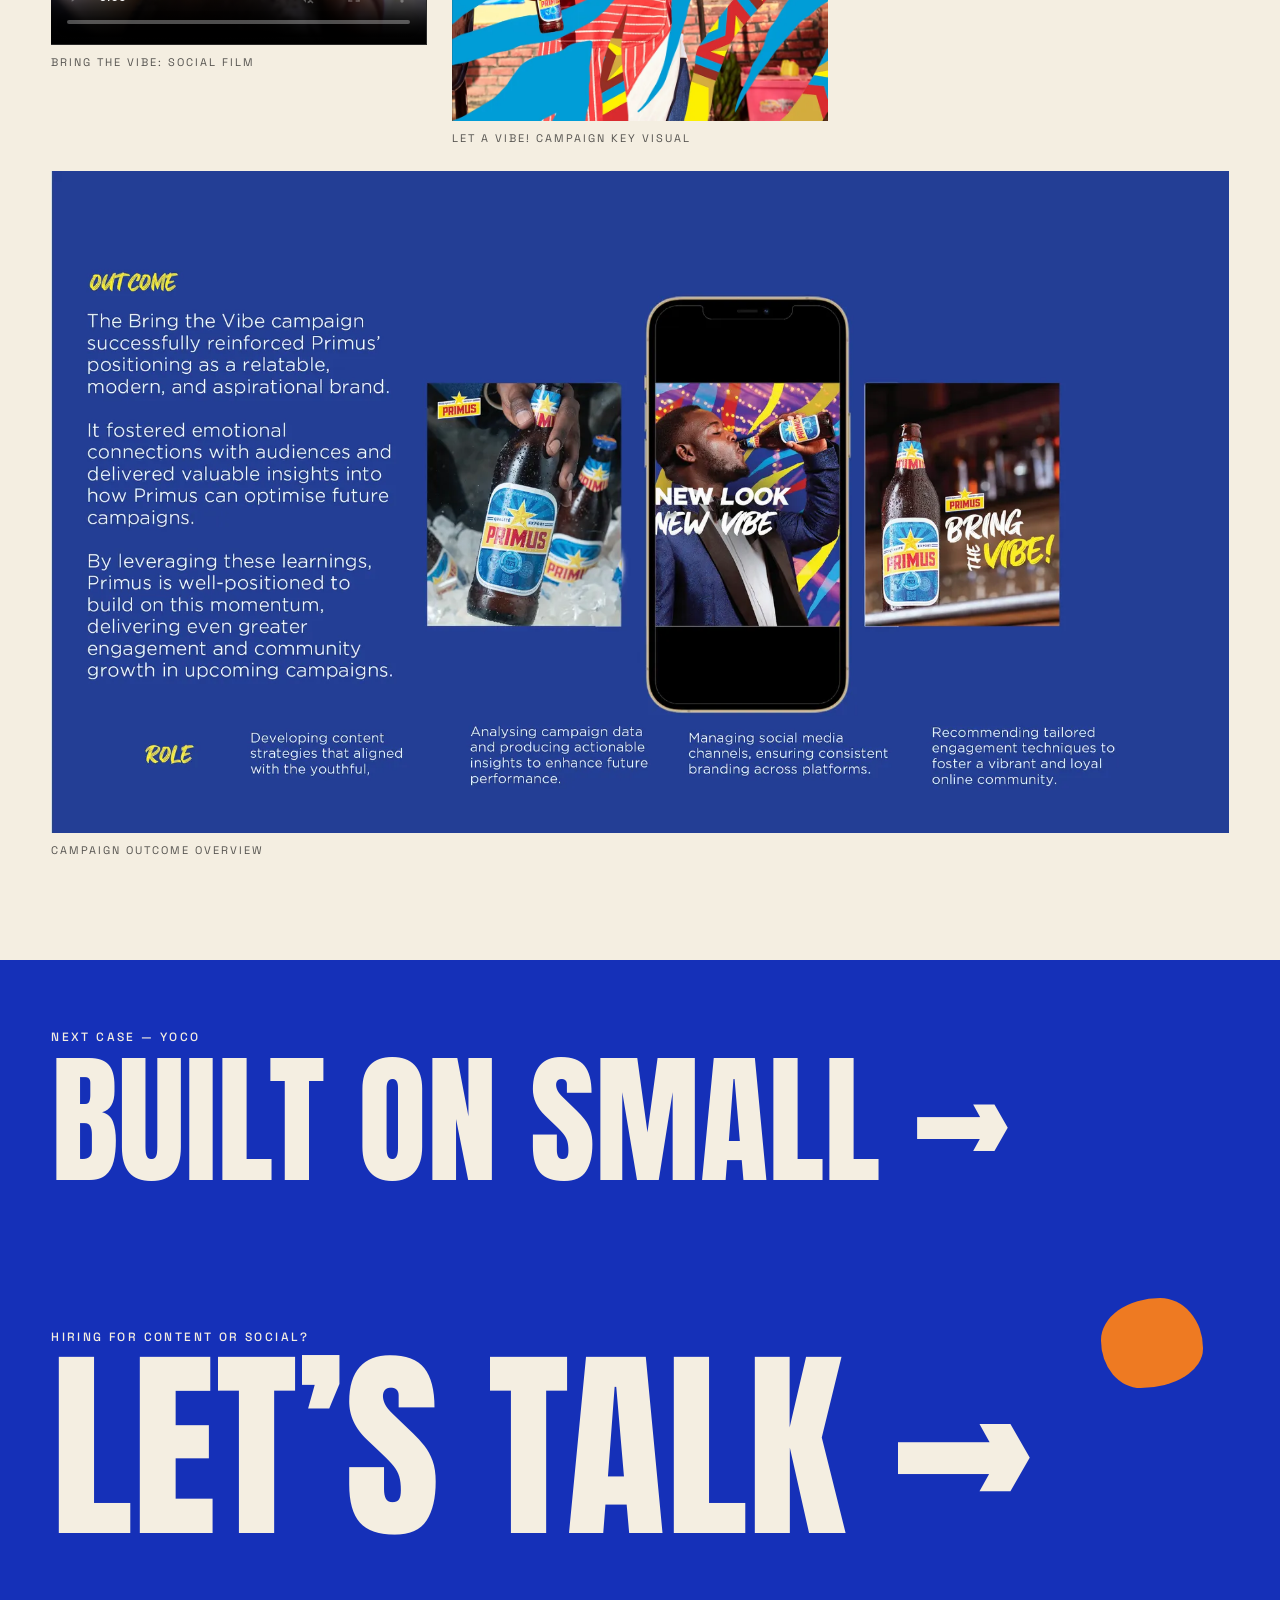
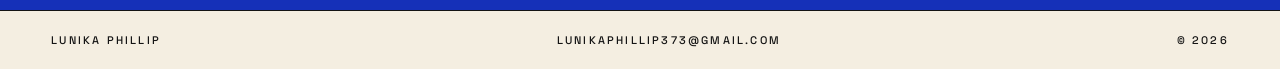
<file: work/primus-bring-the-vibe/index.html>
<!doctype html>
<html lang="en">
<head>
<meta charset="utf-8"><meta name="viewport" content="width=device-width, initial-scale=1">
<title>Primus “Bring The Vibe” — Lunika Phillip</title>
<meta name="description" content="Making a heritage beer feel modern, youthful and part of the celebration. Social Media Manager, M&amp;C Saatchi Abel.">
<link rel="canonical" href="https://wtsz8ybfz8-sketch.github.io/work/primus-bring-the-vibe/">
<meta property="og:type" content="website"><meta property="og:site_name" content="Lunika Phillip">
<meta property="og:title" content="Primus “Bring The Vibe” — Lunika Phillip"><meta property="og:description" content="Making a heritage beer feel modern, youthful and part of the celebration. Social Media Manager, M&amp;C Saatchi Abel.">
<meta property="og:url" content="https://wtsz8ybfz8-sketch.github.io/work/primus-bring-the-vibe/"><meta property="og:image" content="https://wtsz8ybfz8-sketch.github.io/assets/og-primus-bring-the-vibe.jpg">
<meta name="twitter:card" content="summary_large_image">
<meta name="theme-color" content="#F4EEE1">
<link rel="icon" href="/favicon.svg" type="image/svg+xml">
<link rel="preconnect" href="https://fonts.googleapis.com"><link rel="preconnect" href="https://fonts.gstatic.com" crossorigin><link rel="stylesheet" href="https://fonts.googleapis.com/css2?family=Anton&family=Space+Grotesk:wght@400;500;700&family=Source+Serif+4:opsz,wght@8..60,400;8..60,500&display=swap">
<link rel="stylesheet" href="/assets/site.css">

</head>
<body>
<svg width="0" height="0" style="position:absolute" aria-hidden="true"><defs><filter id="cut" x="-5%" y="-5%" width="110%" height="110%"><feTurbulence type="fractalNoise" baseFrequency="0.03" numOctaves="2" seed="7"/><feDisplacementMap in="SourceGraphic" scale="9"/></filter></defs></svg>
<a class="skip" href="#main">Skip to content</a>
<header class="top"><a class="mark" href="/">Lunika Phillip</a><nav aria-label="Main"><a href="/work/" aria-current="page">Work</a><a href="/about/">About</a><a href="/contact/">Contact</a></nav></header>
<main id="main">
<article>
<section class="case-head">
  <h1 class="sr">Primus — Bring The Vibe</h1>
  <svg class="poster" viewBox="0 0 1600 760" role="img" aria-label="Primus — Bring The Vibe"><defs><clipPath id="c57"><path d="M1540.1 310.1 Q1602.3 328.7 1576.7 462.3 L1551.0 595.8 L1419.6 663.8 Q1288.1 731.9 1226.2 705.7 L1164.2 679.6 L1010.1 654.2 L855.9 628.7 L784.2 577.2 Q712.4 525.8 717.2 491.9 L722.0 458.0 L712.2 368.2 Q702.4 278.3 805.8 183.1 Q909.2 87.8 977.0 56.2 L1044.8 24.6 L1204.7 63.8 Q1364.6 103.0 1421.3 197.2 Q1478.0 291.4 1540.1 310.1Z" data-drift="-0.06"/></clipPath></defs><path d="M1544.9 80.4 Q1550.5 97.9 1540.2 124.0 Q1529.9 150.1 1499.1 159.4 L1468.3 168.7 L1438.1 160.5 L1407.8 152.3 L1408.1 130.9 Q1408.3 109.5 1418.9 81.6 Q1429.5 53.6 1458.6 51.6 Q1487.8 49.6 1513.5 56.3 Q1539.2 63.0 1544.9 80.4Z" fill="#EE7A22" class="cutf" data-drift="0.14"/><path d="M1540.1 310.1 Q1602.3 328.7 1576.7 462.3 L1551.0 595.8 L1419.6 663.8 Q1288.1 731.9 1226.2 705.7 L1164.2 679.6 L1010.1 654.2 L855.9 628.7 L784.2 577.2 Q712.4 525.8 717.2 491.9 L722.0 458.0 L712.2 368.2 Q702.4 278.3 805.8 183.1 Q909.2 87.8 977.0 56.2 L1044.8 24.6 L1204.7 63.8 Q1364.6 103.0 1421.3 197.2 Q1478.0 291.4 1540.1 310.1Z" fill="#D2321E" class="cutf" data-drift="-0.06"/><text x="20" y="330" fill="#141414" style="font-size:300px">BRING THE</text><text x="20" y="660" fill="#141414" style="font-size:300px">VIBE</text><g clip-path="url(#c57)"><text x="20" y="330" fill="#F4EEE1" style="font-size:300px">BRING THE</text><text x="20" y="660" fill="#F4EEE1" style="font-size:300px">VIBE</text></g></svg>
  <div class="facts"><div><span>Brand</span>Primus</div><div><span>Campaign</span>Bring The Vibe</div><div><span>Context</span>M&amp;C Saatchi Abel</div><div><span>My role</span>Social Media Manager</div></div>
</section>
<figure class="case-hero"><img src="/assets/img/primus-hero.webp" alt="Primus Bring The Vibe campaign visual" width="1800" height="1012"></figure>
<section class="story">
  <div class="beat"><p class="eyebrow">01 — The challenge</p><p class="big">Establish Primus as a modern, youthful and aspirational beer brand, grow social engagement and community, and create meaningful interactions with young adults.</p></div>
  <div class="beat"><p class="eyebrow">02 — The objective</p><p class="body">Reposition Primus as a symbol of celebration and community, with content that speaks to the audience’s appetite for vibrant, inclusive experiences.</p></div>
  <div class="beat"><p class="eyebrow">03 — What I did</p><ol class="did"><li><span style="color:#D2321E">01</span><span>Developed content strategies aligned with a youthful audience.</span></li><li><span style="color:#D2321E">02</span><span>Analysed campaign data and turned it into actionable insights to improve performance.</span></li><li><span style="color:#D2321E">03</span><span>Managed the social channels, keeping branding consistent across platforms.</span></li><li><span style="color:#D2321E">04</span><span>Recommended engagement techniques to build a vibrant, loyal online community.</span></li></ol></div>
  <div class="beat last"><p class="eyebrow">04 — Outcome</p><div class="outcome"><p class="body">Bring The Vibe reinforced Primus as a relatable, modern and aspirational brand. It built emotional connections with the audience and produced clear learnings on how Primus can optimise future campaigns for engagement and community growth.</p></div></div>
</section>
<section class="gallery" aria-label="Campaign work"><figure class="m"><video src="/assets/video/primus-1.mp4" poster="/assets/img/primus-v1.webp" muted loop playsinline preload="none" data-auto aria-label="Bring The Vibe: social film"></video><figcaption>Bring The Vibe: social film</figcaption></figure><figure class="m"><img src="/assets/img/primus-letavibe.webp" alt="Let a vibe! campaign key visual" loading="lazy"><figcaption>Let a vibe! campaign key visual</figcaption></figure><figure class="m wide"><img src="/assets/img/primus-outcome.webp" alt="Campaign outcome overview" loading="lazy"><figcaption>Campaign outcome overview</figcaption></figure></section>
</article>
<a class="next" href="/work/yoco-built-on-small/" style="background:#1530B8"><span class="eyebrow">Next case — Yoco</span><span class="next-big">Built on Small →</span></a>
</main>
<a class="cta" href="/contact/"><span class="blobdot" data-drift></span><span class="eyebrow">Hiring for content or social?</span><span class="cta-big">Let’s talk →</span></a>
<footer class="foot"><span>Lunika Phillip</span><a href="mailto:lunikaphillip373@gmail.com">lunikaphillip373@gmail.com</a><span>© 2026</span></footer>
<script src="/assets/site.js" defer></script>
</body>
</html>
</file>
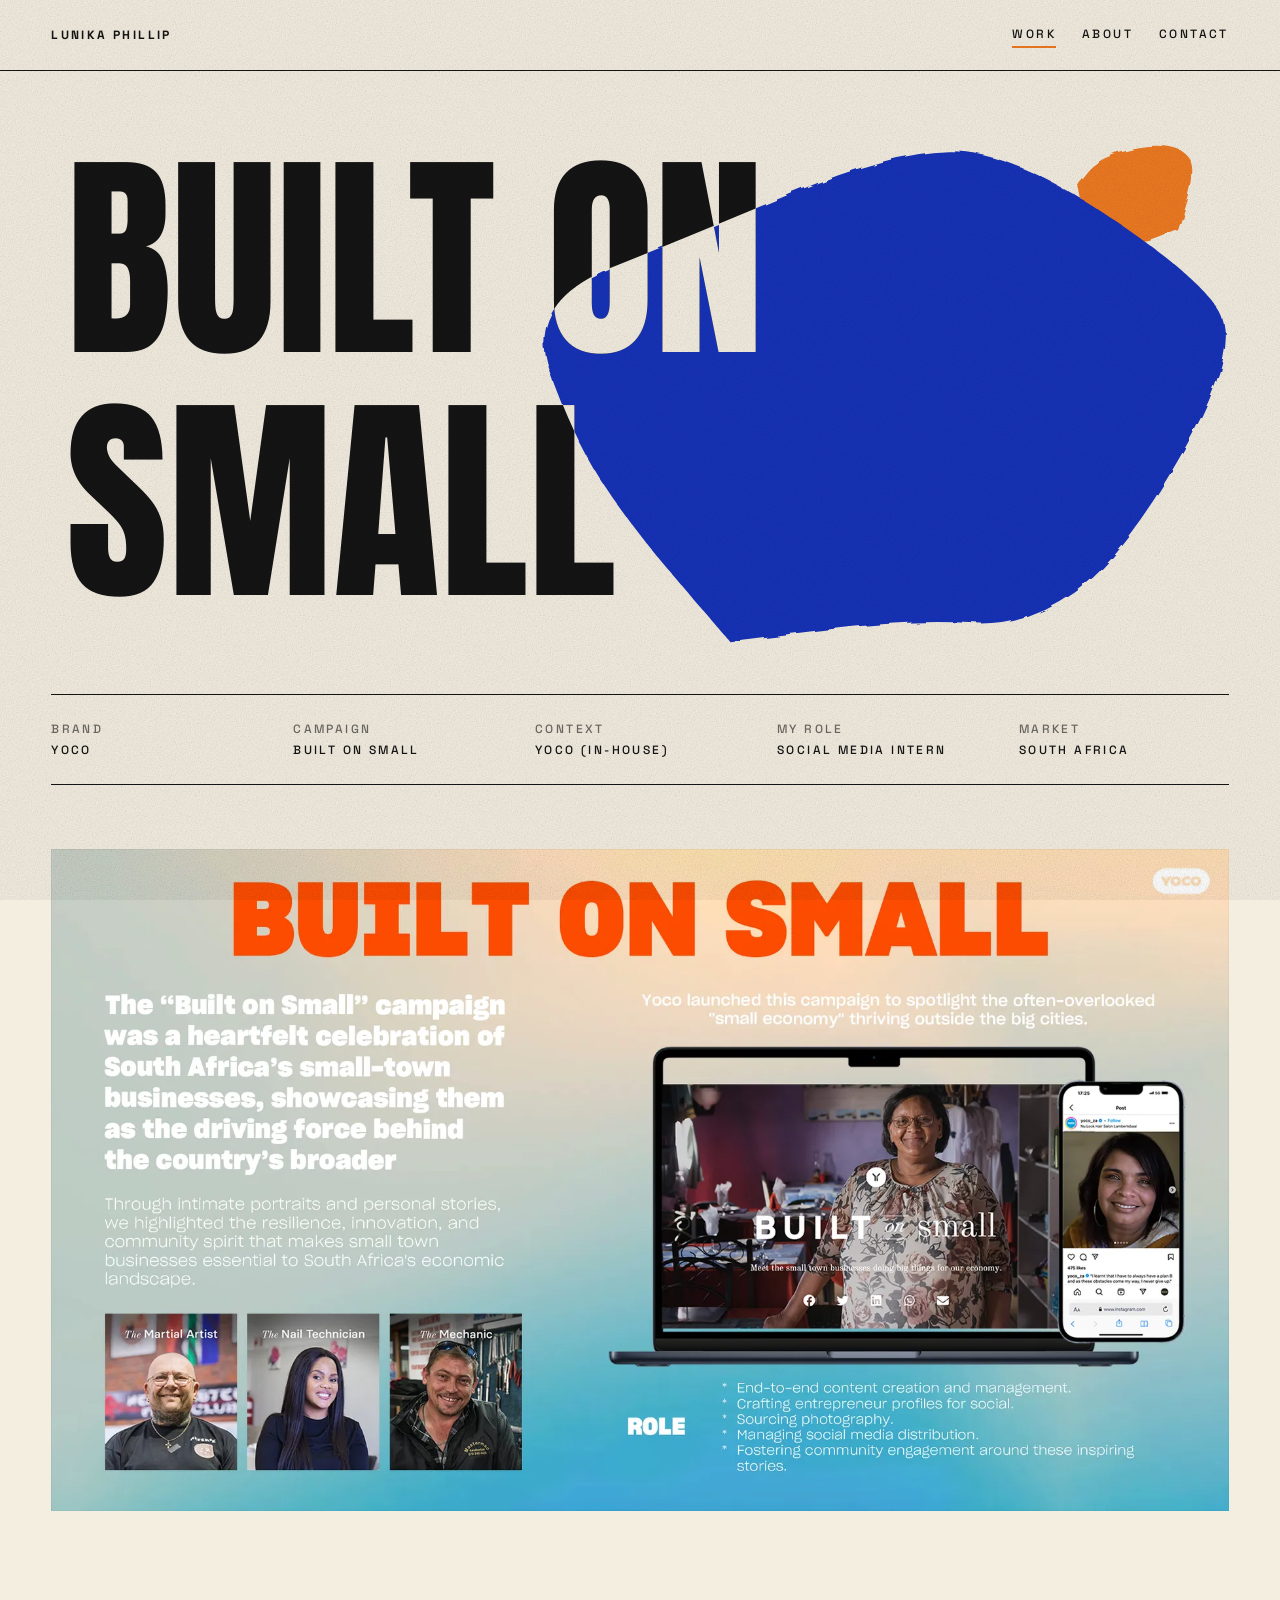
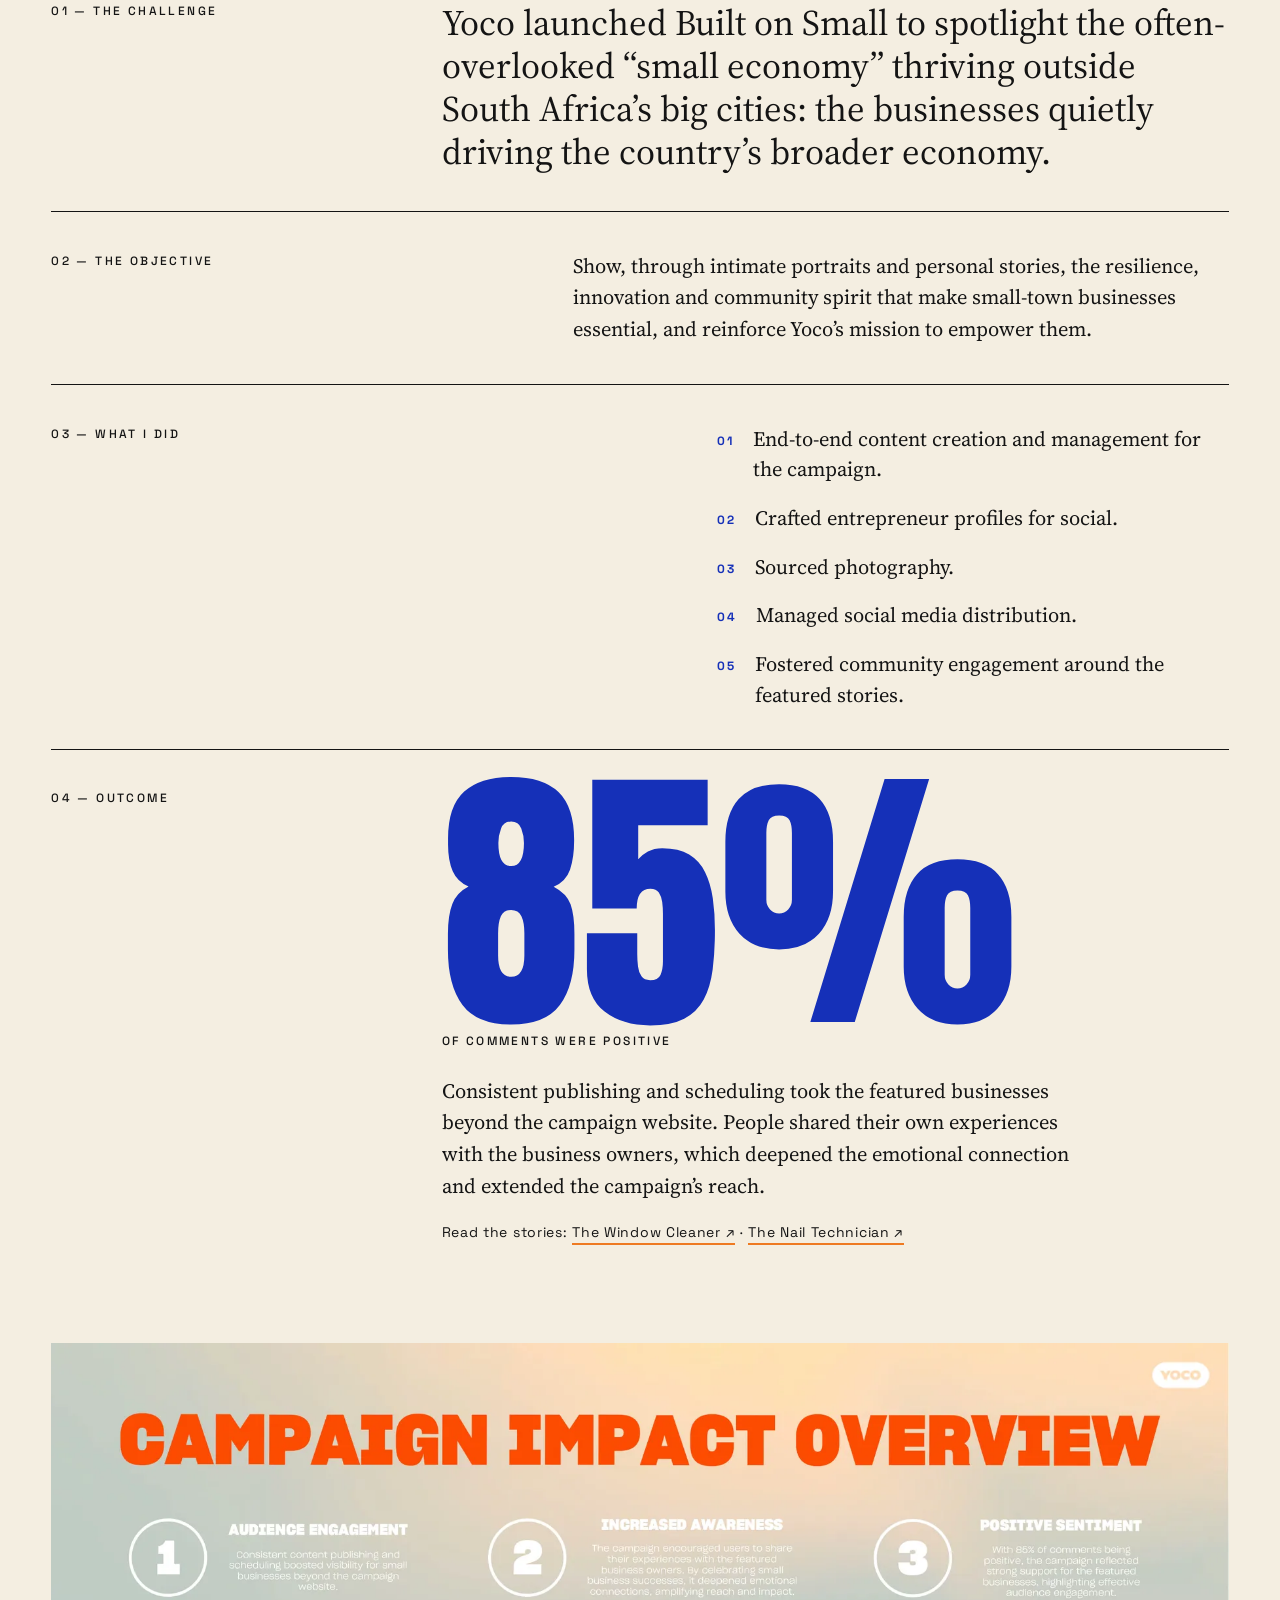
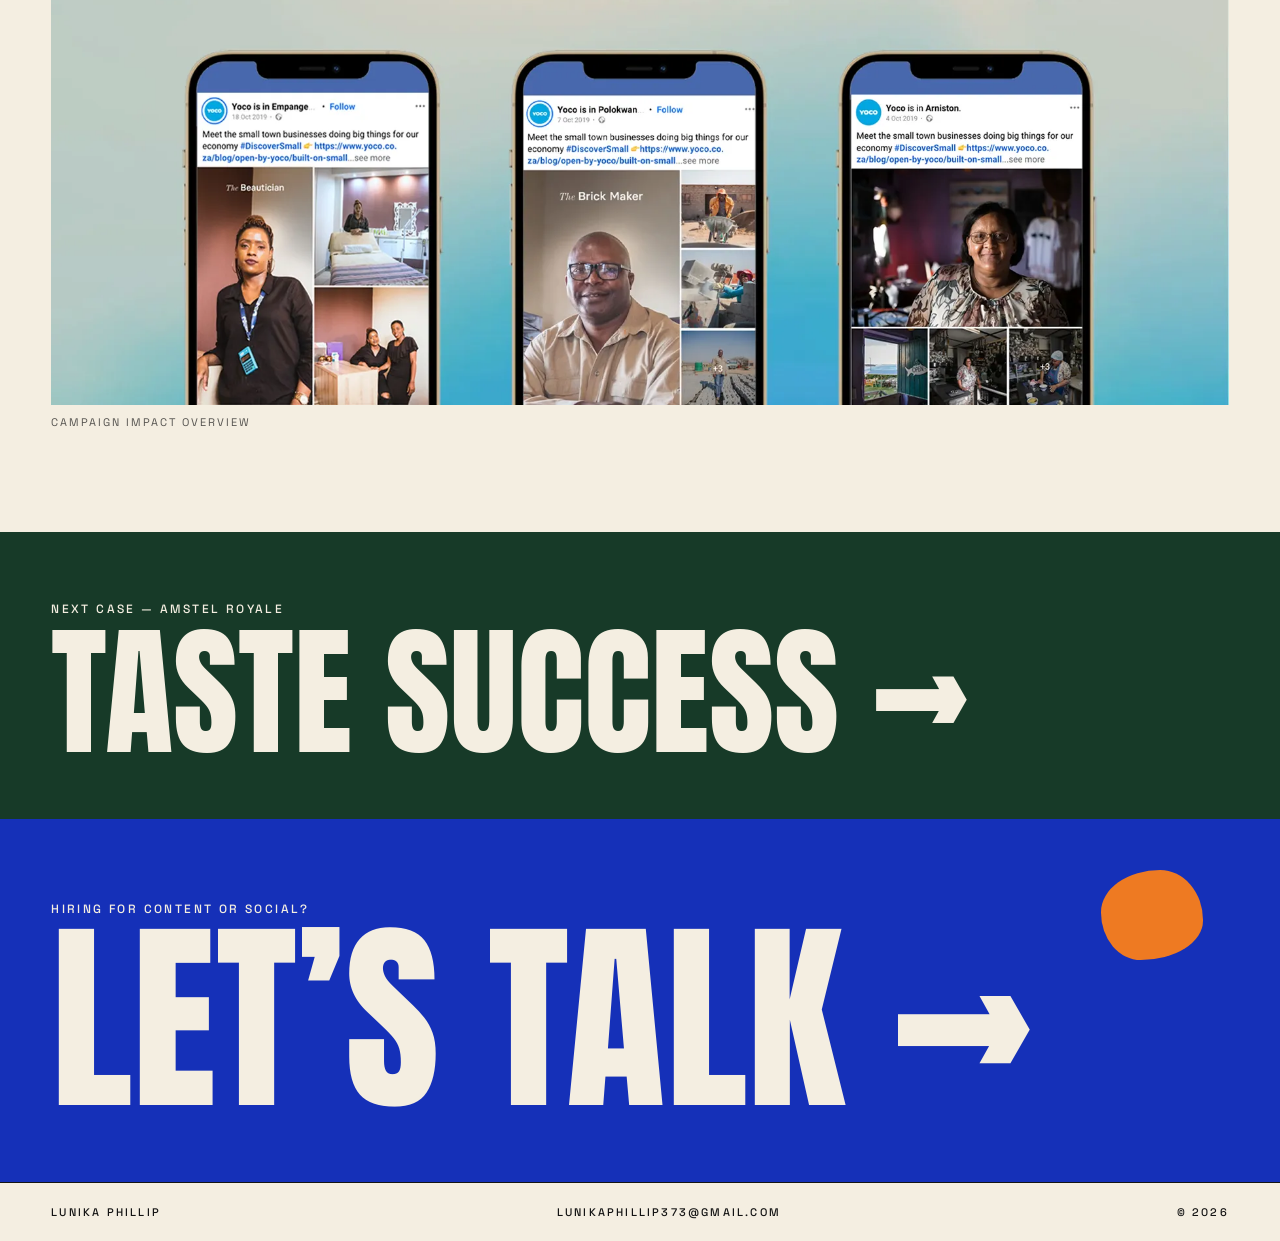
<file: work/yoco-built-on-small/index.html>
<!doctype html>
<html lang="en">
<head>
<meta charset="utf-8"><meta name="viewport" content="width=device-width, initial-scale=1">
<title>Yoco “Built on Small” — Lunika Phillip</title>
<meta name="description" content="Telling the stories of South Africa’s small-town entrepreneurs. Social Media Intern, Yoco (in-house).">
<link rel="canonical" href="https://wtsz8ybfz8-sketch.github.io/work/yoco-built-on-small/">
<meta property="og:type" content="website"><meta property="og:site_name" content="Lunika Phillip">
<meta property="og:title" content="Yoco “Built on Small” — Lunika Phillip"><meta property="og:description" content="Telling the stories of South Africa’s small-town entrepreneurs. Social Media Intern, Yoco (in-house).">
<meta property="og:url" content="https://wtsz8ybfz8-sketch.github.io/work/yoco-built-on-small/"><meta property="og:image" content="https://wtsz8ybfz8-sketch.github.io/assets/og-yoco-built-on-small.jpg">
<meta name="twitter:card" content="summary_large_image">
<meta name="theme-color" content="#F4EEE1">
<link rel="icon" href="/favicon.svg" type="image/svg+xml">
<link rel="preconnect" href="https://fonts.googleapis.com"><link rel="preconnect" href="https://fonts.gstatic.com" crossorigin><link rel="stylesheet" href="https://fonts.googleapis.com/css2?family=Anton&family=Space+Grotesk:wght@400;500;700&family=Source+Serif+4:opsz,wght@8..60,400;8..60,500&display=swap">
<link rel="stylesheet" href="/assets/site.css">

</head>
<body>
<svg width="0" height="0" style="position:absolute" aria-hidden="true"><defs><filter id="cut" x="-5%" y="-5%" width="110%" height="110%"><feTurbulence type="fractalNoise" baseFrequency="0.03" numOctaves="2" seed="7"/><feDisplacementMap in="SourceGraphic" scale="9"/></filter></defs></svg>
<a class="skip" href="#main">Skip to content</a>
<header class="top"><a class="mark" href="/">Lunika Phillip</a><nav aria-label="Main"><a href="/work/" aria-current="page">Work</a><a href="/about/">About</a><a href="/contact/">Contact</a></nav></header>
<main id="main">
<article>
<section class="case-head">
  <h1 class="sr">Yoco — Built on Small</h1>
  <svg class="poster" viewBox="0 0 1600 760" role="img" aria-label="Yoco — Built on Small"><defs><clipPath id="c73"><path d="M1588.9 277.2 Q1617.1 326.6 1537.2 467.0 Q1457.3 607.5 1389.8 655.7 Q1322.4 704.0 1248.5 698.4 Q1174.6 692.8 1048.3 707.9 L921.9 723.0 L854.3 644.5 Q786.8 565.9 747.7 505.1 Q708.6 444.2 677.0 353.2 Q645.5 262.3 762.4 215.1 Q879.3 168.0 1008.4 113.8 Q1137.4 59.6 1218.8 57.4 Q1300.3 55.3 1430.5 141.5 Q1560.8 227.8 1588.9 277.2Z" data-drift="-0.06"/></clipPath></defs><path d="M1550.0 76.9 Q1553.1 97.5 1542.3 130.9 L1531.4 164.3 L1502.6 176.1 Q1473.8 188.0 1439.8 171.5 Q1405.9 155.1 1400.4 128.0 L1394.9 100.9 L1408.3 84.1 Q1421.8 67.4 1456.8 58.0 Q1491.9 48.6 1519.3 52.5 Q1546.8 56.4 1550.0 76.9Z" fill="#EE7A22" class="cutf" data-drift="0.14"/><path d="M1588.9 277.2 Q1617.1 326.6 1537.2 467.0 Q1457.3 607.5 1389.8 655.7 Q1322.4 704.0 1248.5 698.4 Q1174.6 692.8 1048.3 707.9 L921.9 723.0 L854.3 644.5 Q786.8 565.9 747.7 505.1 Q708.6 444.2 677.0 353.2 Q645.5 262.3 762.4 215.1 Q879.3 168.0 1008.4 113.8 Q1137.4 59.6 1218.8 57.4 Q1300.3 55.3 1430.5 141.5 Q1560.8 227.8 1588.9 277.2Z" fill="#1530B8" class="cutf" data-drift="-0.06"/><text x="20" y="330" fill="#141414" style="font-size:300px">BUILT ON</text><text x="20" y="660" fill="#141414" style="font-size:300px">SMALL</text><g clip-path="url(#c73)"><text x="20" y="330" fill="#F4EEE1" style="font-size:300px">BUILT ON</text><text x="20" y="660" fill="#F4EEE1" style="font-size:300px">SMALL</text></g></svg>
  <div class="facts"><div><span>Brand</span>Yoco</div><div><span>Campaign</span>Built on Small</div><div><span>Context</span>Yoco (in-house)</div><div><span>My role</span>Social Media Intern</div><div><span>Market</span>South Africa</div></div>
</section>
<figure class="case-hero"><img src="/assets/img/yoco-overview.webp" alt="Yoco Built on Small campaign visual" width="1800" height="1012"></figure>
<section class="story">
  <div class="beat"><p class="eyebrow">01 — The challenge</p><p class="big">Yoco launched Built on Small to spotlight the often-overlooked “small economy” thriving outside South Africa’s big cities: the businesses quietly driving the country’s broader economy.</p></div>
  <div class="beat"><p class="eyebrow">02 — The objective</p><p class="body">Show, through intimate portraits and personal stories, the resilience, innovation and community spirit that make small-town businesses essential, and reinforce Yoco’s mission to empower them.</p></div>
  <div class="beat"><p class="eyebrow">03 — What I did</p><ol class="did"><li><span style="color:#1530B8">01</span><span>End-to-end content creation and management for the campaign.</span></li><li><span style="color:#1530B8">02</span><span>Crafted entrepreneur profiles for social.</span></li><li><span style="color:#1530B8">03</span><span>Sourced photography.</span></li><li><span style="color:#1530B8">04</span><span>Managed social media distribution.</span></li><li><span style="color:#1530B8">05</span><span>Fostered community engagement around the featured stories.</span></li></ol></div>
  <div class="beat last"><p class="eyebrow">04 — Outcome</p><div class="outcome"><span class="stat" style="color:#1530B8">85%</span><span class="eyebrow">of comments were positive</span><p class="body">Consistent publishing and scheduling took the featured businesses beyond the campaign website. People shared their own experiences with the business owners, which deepened the emotional connection and extended the campaign’s reach.</p><p class="reads">Read the stories: <a href="https://www.yoco.com/za/blog/built-on-small-business/the-window-cleaner/" rel="noopener" target="_blank">The Window Cleaner ↗</a> · <a href="https://www.yoco.com/za/blog/built-on-small-business/the-nail-technician/" rel="noopener" target="_blank">The Nail Technician ↗</a></p></div></div>
</section>
<section class="gallery" aria-label="Campaign work"><figure class="m wide"><img src="/assets/img/yoco-impact.webp" alt="Campaign impact overview" loading="lazy"><figcaption>Campaign impact overview</figcaption></figure></section>
</article>
<a class="next" href="/work/amstel-royale/" style="background:#173A28"><span class="eyebrow">Next case — Amstel Royale</span><span class="next-big">Taste Success →</span></a>
</main>
<a class="cta" href="/contact/"><span class="blobdot" data-drift></span><span class="eyebrow">Hiring for content or social?</span><span class="cta-big">Let’s talk →</span></a>
<footer class="foot"><span>Lunika Phillip</span><a href="mailto:lunikaphillip373@gmail.com">lunikaphillip373@gmail.com</a><span>© 2026</span></footer>
<script src="/assets/site.js" defer></script>
</body>
</html>
</file>
<file: assets/site.css>
:root{--cream:#F4EEE1;--ink:#141414;--cobalt:#1530B8;--tang:#EE7A22;--pad:clamp(16px,4vw,56px);--sans:'Space Grotesk',system-ui,sans-serif;--serif:'Source Serif 4',Georgia,serif;--display:Anton,Impact,sans-serif}
*{box-sizing:border-box}
html,body{margin:0;background:var(--cream);color:var(--ink)}
body{font-family:var(--serif);-webkit-font-smoothing:antialiased;overflow-x:hidden}
body::after{content:"";position:fixed;inset:0;pointer-events:none;z-index:100;opacity:.35;mix-blend-mode:multiply;background-image:url("data:image/svg+xml,%3Csvg xmlns='http://www.w3.org/2000/svg' width='240' height='240'%3E%3Cfilter id='n'%3E%3CfeTurbulence type='fractalNoise' baseFrequency='.8' numOctaves='3' stitchTiles='stitch'/%3E%3CfeColorMatrix type='saturate' values='0'/%3E%3C/filter%3E%3Crect width='100%25' height='100%25' filter='url(%23n)'/%3E%3C/svg%3E")}
a{color:inherit;text-decoration:none}
a:focus-visible{outline:3px solid var(--tang);outline-offset:5px}
img,video{display:block;max-width:100%;height:auto}
.sr{position:absolute;width:1px;height:1px;overflow:hidden;clip:rect(0 0 0 0);white-space:nowrap}
.skip{position:absolute;left:-999px;top:8px;background:var(--ink);color:var(--cream);padding:10px 14px;z-index:200;font-family:var(--sans)}
.skip:focus{left:8px}
.eyebrow{margin:0;font-family:var(--sans);font-size:12px;font-weight:500;letter-spacing:.2em;text-transform:uppercase;line-height:1.7}
.cutf{filter:url(#cut)}
svg text{font-family:var(--display)}
.poster{width:100%;height:auto;display:block;overflow:visible}

.top{display:flex;flex-wrap:wrap;gap:12px 32px;justify-content:space-between;align-items:center;padding:22px var(--pad);border-bottom:1px solid var(--ink);position:relative;z-index:5}
.mark{font-family:var(--sans);font-size:12px;font-weight:700;letter-spacing:.2em;text-transform:uppercase}
.top nav{display:flex;gap:8px 26px}
.top nav a{font-family:var(--sans);font-size:12px;font-weight:500;letter-spacing:.2em;text-transform:uppercase;padding:4px 0;border-bottom:2px solid transparent}
.top nav a:hover{border-color:var(--ink)}
.top nav a[aria-current]{border-color:var(--tang)}

.hero,.contact,.case-head{padding:clamp(20px,3vw,40px) var(--pad) 0}
.split{display:flex;flex-wrap:wrap;gap:20px 48px;align-items:baseline;padding:clamp(28px,4vw,56px) 0 clamp(40px,6vw,88px);border-top:1px solid var(--ink);margin-top:clamp(16px,2vw,28px)}
.split>.eyebrow{flex:1 1 220px}
.split>:last-child{flex:3 1 420px}
.lede{margin:0;font-size:clamp(26px,3vw,44px);line-height:1.15;max-width:20em;text-wrap:balance}

/* logo band */
.logos{background:var(--ink);color:var(--cream);padding:22px 0 26px;overflow:hidden}
.logos .eyebrow{padding:0 var(--pad) 14px;opacity:.7}
.logo-track{display:flex;width:max-content;animation:tick 40s linear infinite}
.logo-track ul{display:flex;align-items:center;gap:clamp(40px,6vw,88px);list-style:none;margin:0;padding:0 clamp(20px,3vw,44px)}
.logo-track img{height:clamp(40px,5vw,64px);width:auto}
.logos:hover .logo-track{animation-play-state:paused}
@keyframes tick{to{transform:translateX(-50%)}}

/* tiles */
.tile{display:block;background:var(--field);color:var(--cream);padding:clamp(24px,3vw,44px) var(--pad) clamp(28px,4vw,56px)}
.tile-meta{display:flex;flex-wrap:wrap;justify-content:space-between;gap:10px 32px;padding-bottom:18px;border-bottom:1px solid rgba(244,238,225,.5)}
.tile-meta .arrow{transition:transform .35s}
.tile:hover .arrow,.tile:focus-visible .arrow{transform:translateX(8px)}
.tile-body{position:relative;margin-top:10px}
.tile-poster{width:100%;height:auto;display:block;overflow:visible;position:relative;z-index:2}
.tile-poster text{font-size:290px}
.tile-poster .tb{transform-box:fill-box;transform-origin:center;transition:transform .7s cubic-bezier(.2,.7,.2,1)}
.tile:hover .tb,.tile:focus-visible .tb{transform:translate(-50px,-14px) rotate(-7deg) scale(1.06)}
.tile-foot{display:flex;flex-wrap:wrap;align-items:end;justify-content:space-between;gap:24px 48px;margin-top:clamp(16px,2vw,28px);position:relative;z-index:3}
.tile-img{flex:0 1 clamp(260px,40%,560px);margin:clamp(-180px,-11vw,-40px) 0 0;aspect-ratio:16/9;transform:rotate(2.5deg);box-shadow:0 18px 40px rgba(0,0,0,.35);transition:transform .6s cubic-bezier(.2,.7,.2,1)}
.tile:hover .tile-img{transform:rotate(0) translateY(-10px)}
.tile-sum{flex:1 1 280px;margin:0;max-width:22em;font-size:clamp(20px,1.9vw,28px);line-height:1.3}

.more{padding:clamp(40px,6vw,96px) var(--pad)}
.more>.eyebrow{margin-bottom:24px}
.row{display:flex;flex-wrap:wrap;align-items:baseline;gap:8px 32px;padding:clamp(16px,2vw,28px) 0;border-top:1px solid var(--ink);transition:padding .3s,color .3s}
.row:hover{padding-left:16px;color:var(--cobalt)}
.row>.eyebrow:first-child{width:3em}
.row-title{flex:1 1 260px;font-family:var(--display);font-size:clamp(44px,8vw,128px);line-height:.92;text-transform:uppercase}
.rule{border-top:1px solid var(--ink)}

.work-head{padding:clamp(28px,4vw,56px) var(--pad) clamp(20px,3vw,32px);display:flex;flex-wrap:wrap;justify-content:space-between;align-items:end;gap:16px}
.work-head h1{margin:0;font-family:var(--display);font-weight:400;font-size:clamp(72px,14vw,220px);line-height:.85;text-transform:uppercase}
.work-head .eyebrow{text-align:right}

/* case */
.case-head .poster text{font-size:300px}
.facts{display:grid;grid-template-columns:repeat(auto-fit,minmax(min(100%,170px),1fr));gap:20px 32px;padding:24px 0;margin-top:clamp(16px,2vw,28px);border-top:1px solid var(--ink);border-bottom:1px solid var(--ink);font-family:var(--sans);font-size:12px;font-weight:500;letter-spacing:.2em;text-transform:uppercase;line-height:1.7}
.facts span{display:block;opacity:.6}
.case-hero{margin:clamp(32px,5vw,72px) var(--pad) 0}
.case-hero img{width:100%}
.story{padding:clamp(24px,4vw,64px) var(--pad) 0}
.beat{display:flex;flex-wrap:wrap;gap:16px 48px;padding:clamp(28px,3vw,44px) 0;border-bottom:1px solid var(--ink)}
.beat.last{border-bottom:0}
.beat>.eyebrow{flex:1 1 220px}
.beat>:last-child{flex:3 1 420px}
.big{margin:0;font-size:clamp(24px,2.8vw,40px);line-height:1.2;max-width:22em;text-wrap:pretty}
.body{margin:0;font-size:clamp(19px,1.6vw,23px);line-height:1.55;max-width:32em;text-wrap:pretty}
.did{margin:0;padding:0;list-style:none;display:flex;flex-direction:column;gap:18px;max-width:32em}
.did li{display:flex;gap:20px;font-size:clamp(19px,1.6vw,23px);line-height:1.5}
.did li>span:first-child{font-family:var(--sans);font-size:12px;font-weight:700;letter-spacing:.15em;padding-top:8px}
.outcome{display:flex;flex-direction:column;gap:12px}
.stat{font-family:var(--display);font-size:clamp(120px,22vw,340px);line-height:.82}
.outcome .body{margin-top:12px}
.reads{margin:8px 0 0;font-family:var(--sans);font-size:14px;letter-spacing:.05em}
.reads a,.ul{border-bottom:2px solid var(--tang);padding-bottom:2px}
.gallery{display:grid;grid-template-columns:repeat(3,1fr);gap:clamp(12px,2vw,28px);padding:clamp(32px,5vw,72px) var(--pad) clamp(56px,8vw,120px);align-items:start}
.gallery .m{margin:0}
.gallery .m:nth-child(3n+2){margin-top:clamp(24px,6vw,96px)}
.gallery .m.wide{grid-column:1/-1;margin-top:0}
.gallery video,.gallery img{width:100%;background:#2a2a2a}
.gallery figcaption{margin-top:10px;font-family:var(--sans);font-size:11px;letter-spacing:.18em;text-transform:uppercase;opacity:.7}
.next{display:block;color:var(--cream);padding:clamp(32px,5vw,72px) var(--pad);transition:padding .4s}
.next:hover{padding-left:clamp(40px,6vw,96px)}
.next-big{display:block;margin-top:12px;font-family:var(--display);font-size:clamp(56px,11vw,190px);line-height:.88;text-transform:uppercase}

/* about */
.about{display:flex;flex-wrap:wrap;gap:40px clamp(32px,6vw,96px);padding:clamp(40px,8vw,120px) var(--pad) clamp(56px,8vw,128px)}
.about-side{flex:1 1 260px;max-width:420px}
.portrait{margin:0;position:relative}
.portrait::before{content:"";position:absolute;inset:-6% -10% 12% 18%;background:var(--cobalt);border-radius:58% 42% 61% 39%/47% 56% 44% 53%;filter:url(#cut);z-index:0}
.portrait img{position:relative;z-index:1;width:100%}
.about-copy{flex:3 1 420px;max-width:34em;display:flex;flex-direction:column;gap:1.2em;font-size:clamp(19px,1.6vw,23px);line-height:1.6}
.about-copy p{margin:0}
.about-copy h1{display:flex;gap:12px;align-items:center}
.dot{width:10px;height:10px;border-radius:50% 45% 55% 40%;background:var(--tang);display:block}
.cv{border-top:1px solid var(--ink);padding-top:20px;margin-top:.6em}
.cv ul{list-style:none;margin:12px 0 0;padding:0}
.cv li{display:flex;flex-wrap:wrap;justify-content:space-between;gap:4px 24px;padding:12px 0;border-bottom:1px solid rgba(20,20,20,.25)}
.cv li span{font-family:var(--sans);font-size:14px;opacity:.75}

/* contact */
.contact .split{padding-bottom:clamp(56px,8vw,120px)}
.mail{font-size:clamp(22px,4vw,56px);line-height:1.1;border-bottom:3px solid var(--tang);padding-bottom:4px;word-break:break-word;display:inline-block}
.mail:hover{color:var(--cobalt)}

.cta{display:block;position:relative;overflow:hidden;background:var(--cobalt);color:var(--cream);padding:clamp(40px,6vw,96px) var(--pad)}
.cta:hover{background:#1228A0}
.cta .blobdot{position:absolute;right:clamp(20px,6vw,96px);top:clamp(24px,4vw,56px);width:clamp(56px,8vw,120px);height:clamp(48px,7vw,104px);background:var(--tang);border-radius:58% 42% 61% 39%/47% 56% 44% 53%}
.cta-big{display:block;margin-top:12px;font-family:var(--display);font-size:clamp(72px,16vw,280px);line-height:.85;text-transform:uppercase}
.foot{display:flex;flex-wrap:wrap;justify-content:space-between;gap:12px 32px;padding:22px var(--pad);border-top:1px solid var(--ink);font-family:var(--sans);font-size:11px;font-weight:500;letter-spacing:.2em;text-transform:uppercase}
.foot a:hover{color:var(--cobalt)}

@media (max-width:700px){
  .gallery{grid-template-columns:1fr 1fr}
  .gallery .m:nth-child(3n+2){margin-top:0}
  .gallery .m:nth-child(2n){margin-top:40px}
  .tile-foot{margin-top:16px}
  .tile-img{flex-basis:100%;margin-top:0}
  .foot a{text-transform:none;letter-spacing:.05em}
}
@media (prefers-reduced-motion:reduce){.logo-track{animation:none}[data-drift]{transform:none!important}.tile-poster .tb,.tile-img{transition:none}}
.tile-img img{width:100%;height:100%;object-fit:cover}
</file>
